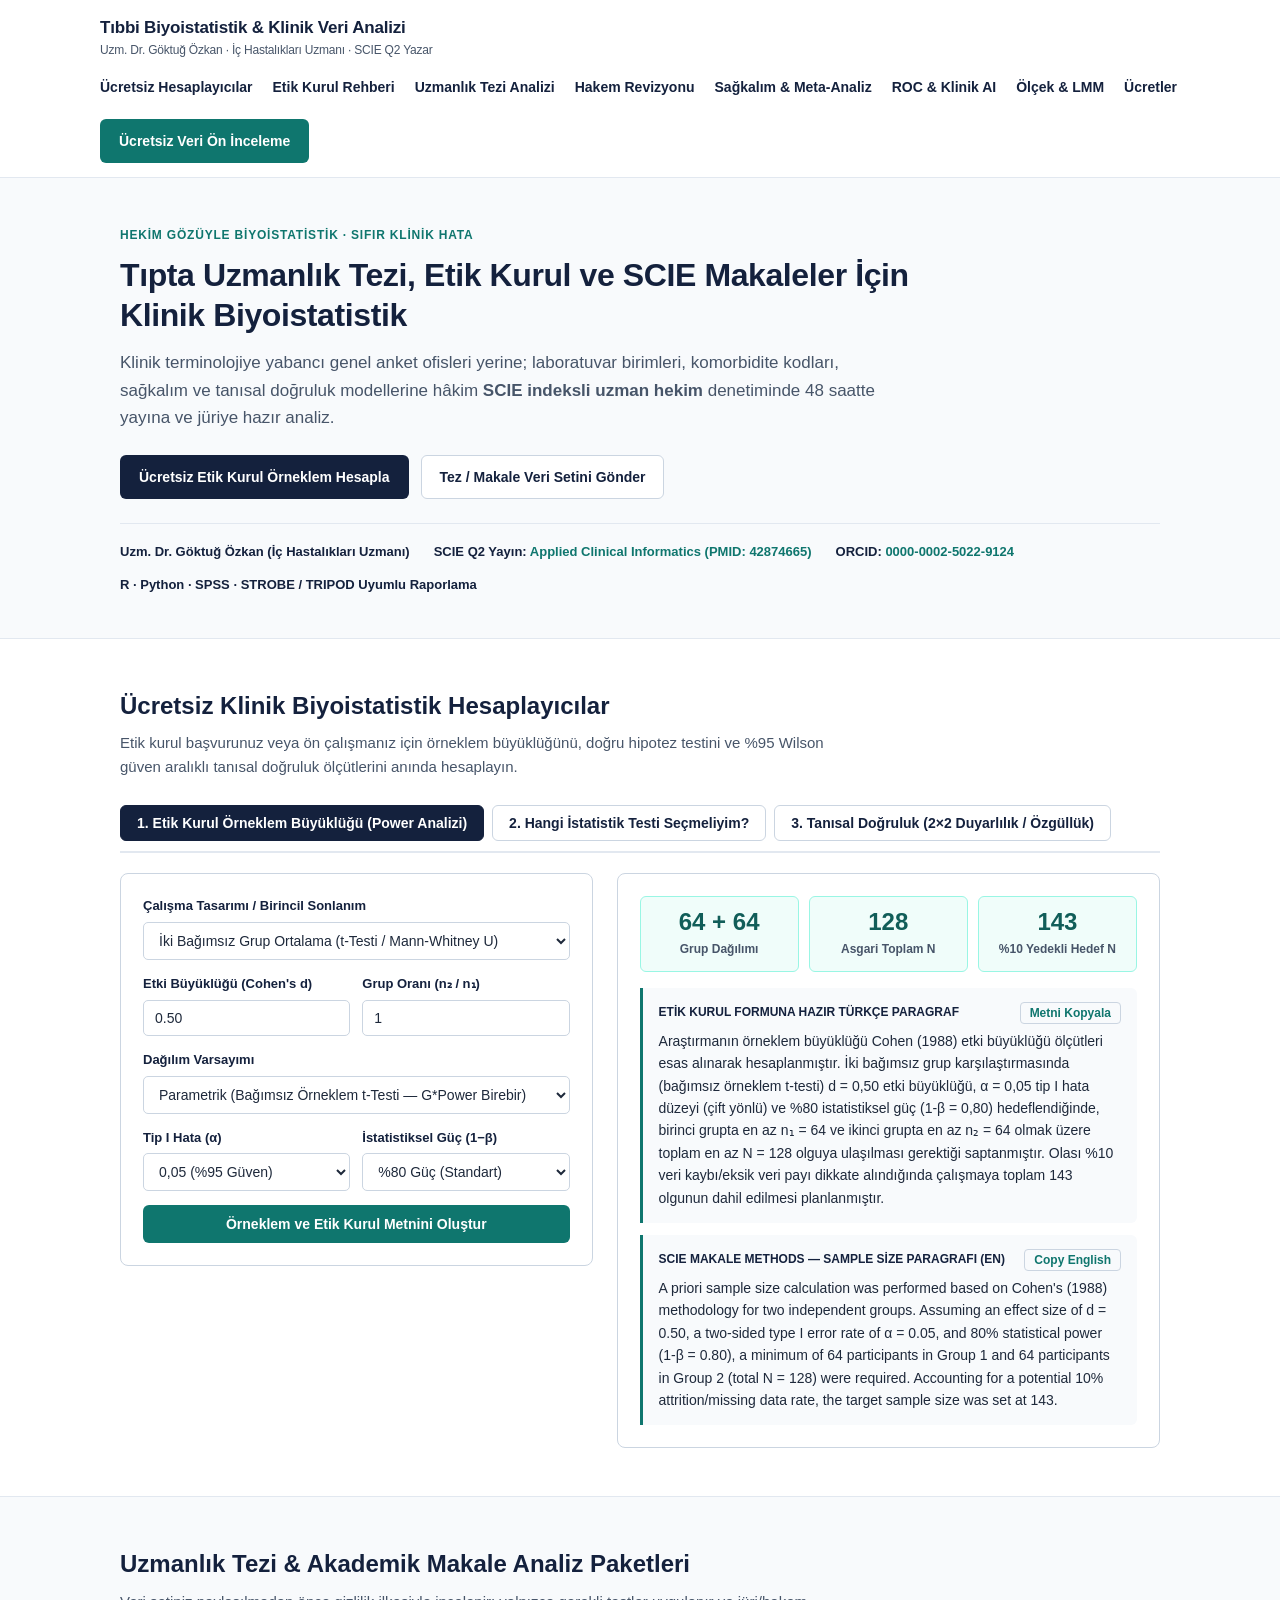
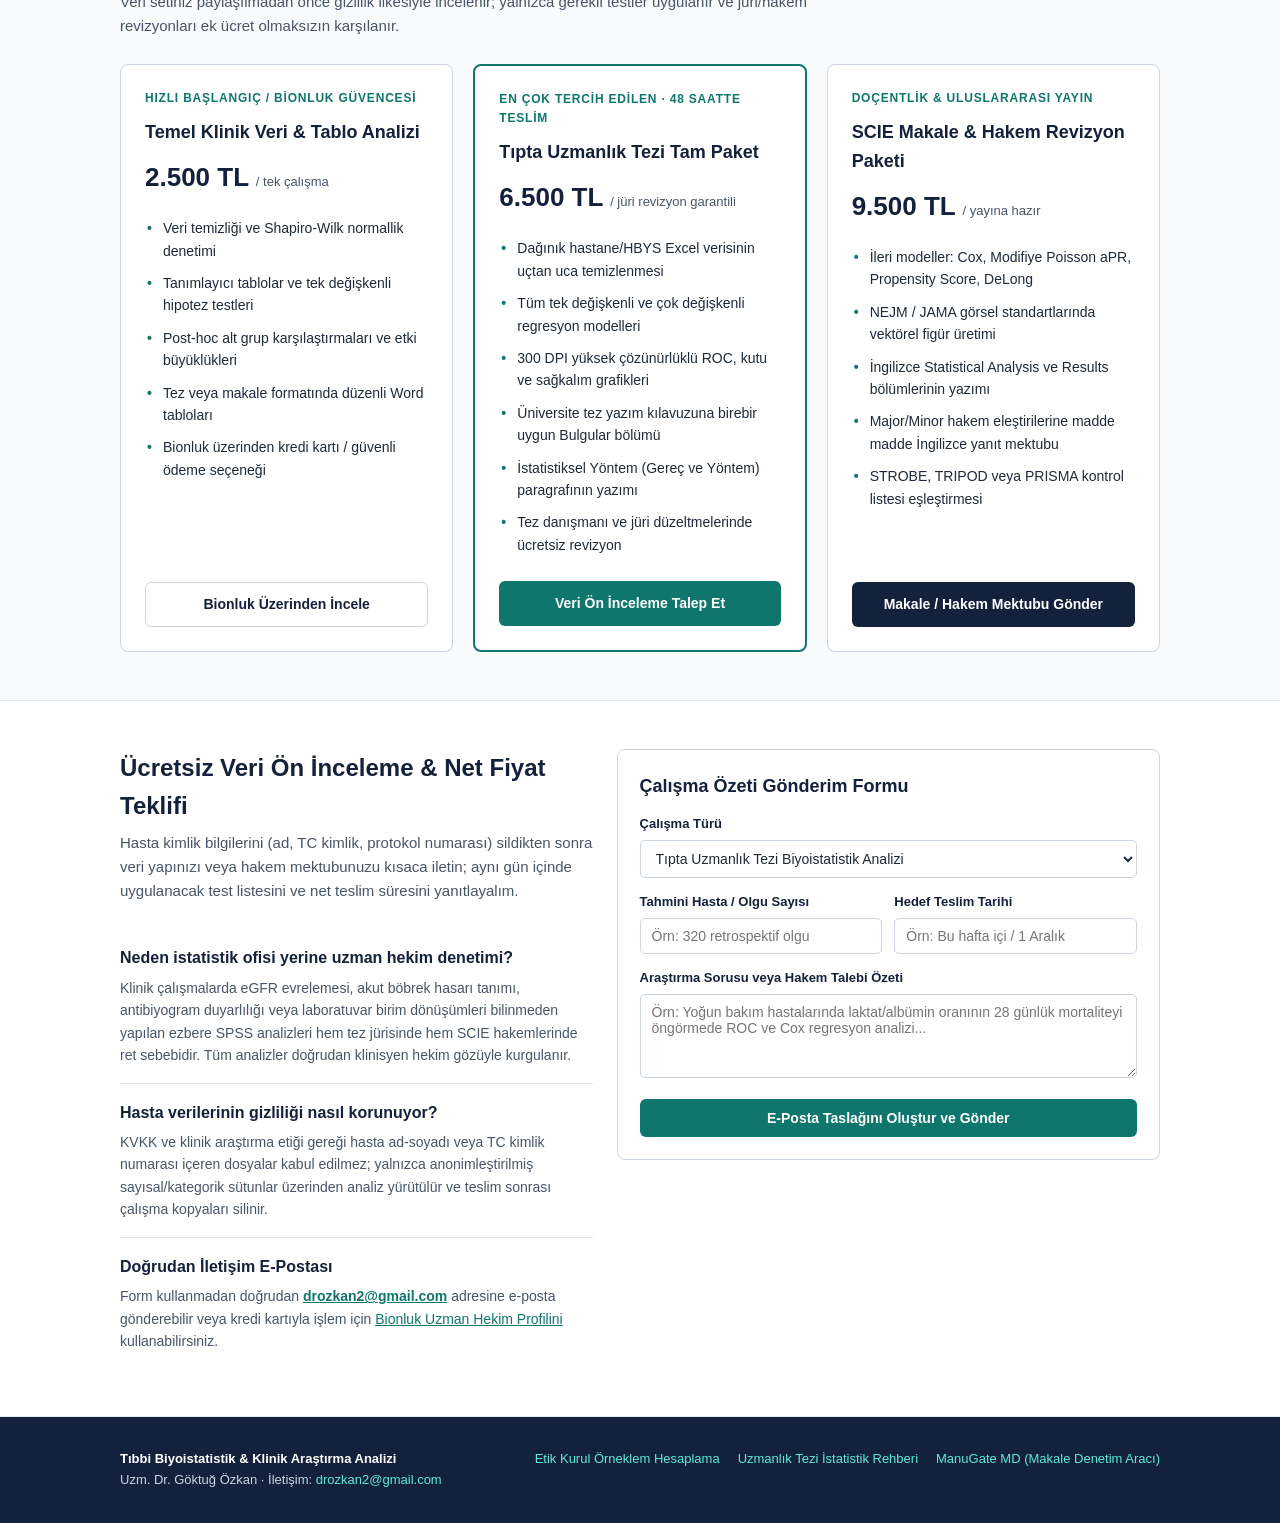
<file: index.html>
<!DOCTYPE html>
<html lang="tr">
<head>
  <meta charset="UTF-8" />
  <meta name="viewport" content="width=device-width, initial-scale=1.0" />
  <title>Tıbbi Biyoistatistik, Etik Kurul Örneklem Hesaplama &amp; Uzmanlık Tezi Analizi | Uzm. Dr. Göktuğ Özkan</title>
  <meta name="description" content="SCIE indeksli klinik araştırmacı İç Hastalıkları Uzmanı hekim denetiminde tıpta uzmanlık tezi biyoistatistik analizi, SCIE makale revizyonu ve ücretsiz Etik Kurul Örneklem Büyüklüğü (Power Analizi) hesaplama aracı." />
  <link rel="canonical" href="https://goktugozkanmd.github.io/tibbi-biyoistatistik/" />
  <meta property="og:title" content="Tıbbi Biyoistatistik &amp; Etik Kurul Örneklem Büyüklüğü Hesaplayıcı" />
  <meta property="og:description" content="Ücretsiz G*Power uyumlu Etik Kurul örneklem metni üretici, tanısal doğruluk (ROC/Wilson %95 GA) hesaplayıcı ve hekim denetimli 48 saatte uzmanlık tezi / SCIE istatistik analizi." />
  <meta property="og:type" content="website" />
  <meta property="og:url" content="https://goktugozkanmd.github.io/tibbi-biyoistatistik/" />
  <link rel="stylesheet" href="styles.css" />
  <script type="application/ld+json">
  {
    "@context": "https://schema.org",
    "@graph": [
      {
        "@type": "ProfessionalService",
        "name": "Tıbbi Biyoistatistik & Klinik Araştırma Analiz Birimi — Uzm. Dr. Göktuğ Özkan",
        "url": "https://goktugozkanmd.github.io/tibbi-biyoistatistik/",
        "email": "drozkan2@gmail.com",
        "areaServed": "TR",
        "priceRange": "2500 TL - 12500 TL",
        "description": "Tıpta uzmanlık tezi biyoistatistik analizi, SCIE makale istatistiksel hakem revizyonu, R/Python/SPSS modelleme ve klinik araştırma metodolojisi.",
        "founder": {
          "@type": "Person",
          "name": "Uzm. Dr. Göktuğ Özkan",
          "jobTitle": "İç Hastalıkları Uzmanı (MD) & Klinik Araştırmacı",
          "sameAs": [
            "https://orcid.org/0000-0002-5022-9124",
            "https://pubmed.ncbi.nlm.nih.gov/42874665/"
          ]
        }
      },
      {
        "@type": "FAQPage",
        "mainEntity": [
          {
            "@type": "Question",
            "name": "Etik kurul başvuru formunda örneklem büyüklüğü nasıl yazılır?",
            "acceptedAnswer": {
              "@type": "Answer",
              "text": "Etik kurul formlarında çalışmanın birincil sonlanım noktası, beklenen etki büyüklüğü (Cohen d, grup oranları veya AUROC), tip I hata düzeyi (alfa = 0,05) ve hedeflenen istatistiksel güç (%80 veya %90) referans yöntemle (Cohen 1988, Fleiss 1981 veya Hanley-McNeil 1982) birlikte açıkça yazılmalıdır."
            }
          },
          {
            "@type": "Question",
            "name": "Tıpta uzmanlık tezi istatistik analizi kaç günde tamamlanır?",
            "acceptedAnswer": {
              "@type": "Answer",
              "text": "Excel veya SPSS formatındaki klinik veri setinin ön incelemesi aynı gün yapılır; temizlik, uygun parametrik/non-parametrik testler, çok değişkenli regresyon, 300 DPI ROC/sağkalım grafikleri ve APA/tez kılavuzuna uygun Türkçe bulgular metni 48 saat içinde teslim edilir."
            }
          }
        ]
      }
    ]
  }
  </script>
</head>
<body>
  <header class="topbar">
    <div class="container topbar-inner">
      <a href="./" class="brand-title">
        Tıbbi Biyoistatistik &amp; Klinik Veri Analizi
        <span class="brand-sub">Uzm. Dr. Göktuğ Özkan · İç Hastalıkları Uzmanı · SCIE Q2 Yazar</span>
      </a>
      <nav class="nav-links">
        <a href="#araclar">Ücretsiz Hesaplayıcılar</a>
        <a href="etik-kurul-orneklem-hesaplama.html">Etik Kurul Rehberi</a>
        <a href="uzmanlik-tezi-istatistik-analizi.html">Uzmanlık Tezi Analizi</a>
        <a href="scie-makale-hakem-revizyonu-istatistik.html">Hakem Revizyonu</a>
        <a href="docentlik-sagkalim-cox-meta-analiz.html">Sağkalım &amp; Meta-Analiz</a>
        <a href="klinik-yapay-zeka-roc-delong-kalibrasyon-analizi.html">ROC &amp; Klinik AI</a>
        <a href="olcek-gecerlik-guvenirlik-tekrarli-olcum-lmm-analizi.html">Ölçek &amp; LMM</a>
        <a href="#paketler">Ücretler</a>
        <a href="#iletisim" class="btn btn-primary">Ücretsiz Veri Ön İnceleme</a>
      </nav>
    </div>
  </header>

  <section class="hero">
    <div class="container">
      <div class="kicker">Hekim Gözüyle Biyoistatistik · Sıfır Klinik Hata</div>
      <h1>Tıpta Uzmanlık Tezi, Etik Kurul ve SCIE Makaleler İçin Klinik Biyoistatistik</h1>
      <p class="hero-lead">
        Klinik terminolojiye yabancı genel anket ofisleri yerine; laboratuvar birimleri, komorbidite kodları, sağkalım ve tanısal doğruluk modellerine hâkim <strong>SCIE indeksli uzman hekim</strong> denetiminde 48 saatte yayına ve jüriye hazır analiz.
      </p>
      <div style="display:flex; gap:12px; flex-wrap:wrap; margin-bottom:24px;">
        <a href="#araclar" class="btn btn-navy">Ücretsiz Etik Kurul Örneklem Hesapla</a>
        <a href="#iletisim" class="btn btn-outline">Tez / Makale Veri Setini Gönder</a>
      </div>
      <div class="credential-strip">
        <span>Uzm. Dr. Göktuğ Özkan (İç Hastalıkları Uzmanı)</span>
        <span>SCIE Q2 Yayın: <a href="https://pubmed.ncbi.nlm.nih.gov/42874665/" target="_blank" rel="noopener">Applied Clinical Informatics (PMID: 42874665)</a></span>
        <span>ORCID: <a href="https://orcid.org/0000-0002-5022-9124" target="_blank" rel="noopener">0000-0002-5022-9124</a></span>
        <span>R · Python · SPSS · STROBE / TRIPOD Uyumlu Raporlama</span>
      </div>
    </div>
  </section>

  <section id="araclar" class="section">
    <div class="container">
      <div class="section-header">
        <h2>Ücretsiz Klinik Biyoistatistik Hesaplayıcılar</h2>
        <p>Etik kurul başvurunuz veya ön çalışmanız için örneklem büyüklüğünü, doğru hipotez testini ve %95 Wilson güven aralıklı tanısal doğruluk ölçütlerini anında hesaplayın.</p>
      </div>

      <div class="tabs">
        <button class="tab-btn active" data-target="panelSampleSize">1. Etik Kurul Örneklem Büyüklüğü (Power Analizi)</button>
        <button class="tab-btn" data-target="panelTestSelect">2. Hangi İstatistik Testi Seçmeliyim?</button>
        <button class="tab-btn" data-target="panelDiag">3. Tanısal Doğruluk (2×2 Duyarlılık / Özgüllük)</button>
      </div>

      <!-- PANEL 1: SAMPLE SIZE -->
      <div id="panelSampleSize" class="tool-panel active">
        <div class="calc-grid">
          <div class="card">
            <div class="form-group">
              <label for="ssDesign">Çalışma Tasarımı / Birincil Sonlanım</label>
              <select id="ssDesign">
                <option value="means">İki Bağımsız Grup Ortalama (t-Testi / Mann-Whitney U)</option>
                <option value="props">İki Bağımsız Grup Oran (Ki-Kare / Fisher Exact)</option>
                <option value="prev">Tek Grup Prevalans / Kesitsel Sıklık Araştırması</option>
                <option value="roc">Tanısal Biyobelirteç / ROC Eğrisi (AUROC)</option>
              </select>
            </div>

            <div class="ss-subform" data-design="means">
              <div class="form-row">
                <div class="form-group">
                  <label for="ssCohenD">Etki Büyüklüğü (Cohen's d)</label>
                  <input id="ssCohenD" type="number" step="0.05" min="0.1" max="3.0" value="0.50" />
                </div>
                <div class="form-group">
                  <label for="ssRatio">Grup Oranı (n₂ / n₁)</label>
                  <input id="ssRatio" type="number" step="0.1" min="0.2" max="10" value="1" />
                </div>
              </div>
              <div class="form-group">
                <label for="ssNonParam">Dağılım Varsayımı</label>
                <select id="ssNonParam">
                  <option value="no">Parametrik (Bağımsız Örneklem t-Testi — G*Power Birebir)</option>
                  <option value="yes">Non-Parametrik (Mann-Whitney U için +%15 Lehmann Düzeltmesi)</option>
                </select>
              </div>
            </div>

            <div class="ss-subform hidden" data-design="props">
              <div class="form-row">
                <div class="form-group">
                  <label for="ssP1">1. Grup Olay Oranı (%)</label>
                  <input id="ssP1" type="number" step="1" min="1" max="99" value="15" />
                </div>
                <div class="form-group">
                  <label for="ssP2">2. Grup Olay Oranı (%)</label>
                  <input id="ssP2" type="number" step="1" min="1" max="99" value="35" />
                </div>
              </div>
              <div class="form-group">
                <label for="ssPropRatio">Grup Oranı (n₂ / n₁)</label>
                <input id="ssPropRatio" type="number" step="0.1" min="0.2" max="10" value="1" />
              </div>
            </div>

            <div class="ss-subform hidden" data-design="prev">
              <div class="form-row">
                <div class="form-group">
                  <label for="ssPrev">Beklenen Prevalans (%)</label>
                  <input id="ssPrev" type="number" step="1" min="1" max="99" value="20" />
                </div>
                <div class="form-group">
                  <label for="ssMargin">Kabul Edilebilir Hata Payı (±%)</label>
                  <input id="ssMargin" type="number" step="0.5" min="1" max="20" value="5" />
                </div>
              </div>
              <div class="form-group">
                <label for="ssPop">Evren Büyüklüğü (Bilinmiyorsa 0 bırakın)</label>
                <input id="ssPop" type="number" step="10" min="0" value="0" />
              </div>
            </div>

            <div class="ss-subform hidden" data-design="roc">
              <div class="form-row">
                <div class="form-group">
                  <label for="ssAuc">Beklenen AUROC (0,55–0,99)</label>
                  <input id="ssAuc" type="number" step="0.01" min="0.55" max="0.99" value="0.75" />
                </div>
                <div class="form-group">
                  <label for="ssRocRatio">Kontrol / Hasta Oranı</label>
                  <input id="ssRocRatio" type="number" step="0.5" min="0.5" max="10" value="1" />
                </div>
              </div>
            </div>

            <div class="form-row">
              <div class="form-group">
                <label for="ssAlpha">Tip I Hata (α)</label>
                <select id="ssAlpha">
                  <option value="0.05" selected>0,05 (%95 Güven)</option>
                  <option value="0.01">0,01 (%99 Güven)</option>
                </select>
              </div>
              <div class="form-group">
                <label for="ssPower">İstatistiksel Güç (1−β)</label>
                <select id="ssPower">
                  <option value="0.80" selected>%80 Güç (Standart)</option>
                  <option value="0.90">%90 Güç (Yüksek)</option>
                  <option value="0.95">%95 Güç</option>
                </select>
              </div>
            </div>

            <button id="btnCalcSS" type="button" class="btn btn-primary" style="width:100%;">Örneklem ve Etik Kurul Metnini Oluştur</button>
          </div>

          <div class="card">
            <div class="stat-boxes">
              <div class="stat-box">
                <div id="outN1" class="stat-num">64 + 64</div>
                <div class="stat-lbl">Grup Dağılımı</div>
              </div>
              <div class="stat-box">
                <div id="outTotal" class="stat-num">128</div>
                <div class="stat-lbl">Asgari Toplam N</div>
              </div>
              <div class="stat-box">
                <div id="outDropout" class="stat-num">143</div>
                <div class="stat-lbl">%10 Yedekli Hedef N</div>
              </div>
            </div>

            <div class="report-block">
              <div class="report-title">
                <span>Etik Kurul Formuna Hazır Türkçe Paragraf</span>
                <button type="button" class="copy-link" data-copy="outEthicsTR">Metni Kopyala</button>
              </div>
              <p id="outEthicsTR"></p>
            </div>

            <div class="report-block" style="margin-bottom:0;">
              <div class="report-title">
                <span>SCIE Makale Methods — Sample Size Paragrafı (EN)</span>
                <button type="button" class="copy-link" data-copy="outEthicsEN">Copy English</button>
              </div>
              <p id="outEthicsEN"></p>
            </div>
          </div>
        </div>
      </div>

      <!-- PANEL 2: TEST SELECTOR -->
      <div id="panelTestSelect" class="tool-panel">
        <div class="calc-grid">
          <div class="card">
            <div class="form-group">
              <label for="tsGoal">Bağımlı Değişken (Sonlanım) Türü</label>
              <select id="tsGoal">
                <option value="continuous">Sürekli Sayısal Ölçüm (Örn: Yaş, CRP, eGFR, Ölçek Skoru)</option>
                <option value="binary_outcome">İkili / Kategorik Sonuç (Örn: Mortalite Var/Yok, Yanıt +/-)</option>
                <option value="survival">İzlem Süreli Olay / Sağkalım (Örn: Nüks veya Ölüm Zamanı)</option>
                <option value="diagnostic">Tanısal Test / Biyobelirteç Kesim Noktası (Cut-off)</option>
              </select>
            </div>
            <div class="form-row">
              <div class="form-group">
                <label for="tsGroups">Karşılaştırılan Grup Sayısı</label>
                <select id="tsGroups">
                  <option value="2">2 Grup</option>
                  <option value="3+">3 veya Daha Fazla Grup</option>
                </select>
              </div>
              <div class="form-group">
                <label for="tsPaired">Ölçüm Bağımsızlığı</label>
                <select id="tsPaired">
                  <option value="no">Bağımsız Gruplar (Farklı Hastalar)</option>
                  <option value="yes">Bağımlı / Eşleştirilmiş (Tedavi Öncesi–Sonrası)</option>
                </select>
              </div>
            </div>
            <div class="form-row">
              <div class="form-group">
                <label for="tsDist">Normal Dağılım Durumu</label>
                <select id="tsDist">
                  <option value="nonnormal">Normal Dağılmıyor (Shapiro-Wilk p &lt; 0,05)</option>
                  <option value="normal">Normal Dağılıyor</option>
                </select>
              </div>
              <div class="form-group">
                <label for="tsCov">Karıştırıcı Faktör (Yaş/Cinsiyet) Düzeltmesi</label>
                <select id="tsCov">
                  <option value="no">Hayır (Tek Değişkenli Karşılaştırma)</option>
                  <option value="yes">Evet (Çok Değişkenli Regresyon Modeli)</option>
                </select>
              </div>
            </div>
            <button id="btnSelectTest" type="button" class="btn btn-primary" style="width:100%;">Doğru Testi Göster</button>
          </div>

          <div class="card">
            <div class="report-block">
              <div class="report-title">Önerilen Birincil İstatistiksel Yöntem</div>
              <p id="tsPrimary" style="font-weight:700; font-size:16px; color:var(--navy);"></p>
            </div>
            <div class="report-block">
              <div class="report-title">Raporlanması Gereken Etki Büyüklüğü</div>
              <p id="tsEffect"></p>
            </div>
            <div class="report-block" style="margin-bottom:0;">
              <div class="report-title">Tez Jürisi &amp; SCIE Hakem Uyarısı</div>
              <p id="tsNote"></p>
            </div>
          </div>
        </div>
      </div>

      <!-- PANEL 3: DIAGNOSTIC 2x2 -->
      <div id="panelDiag" class="tool-panel">
        <div class="calc-grid">
          <div class="card">
            <div class="form-row">
              <div class="form-group">
                <label for="dTP">Gerçek Pozitif (GP / TP)</label>
                <input id="dTP" type="number" min="0" value="84" />
              </div>
              <div class="form-group">
                <label for="dFP">Yanlış Pozitif (YP / FP)</label>
                <input id="dFP" type="number" min="0" value="18" />
              </div>
            </div>
            <div class="form-row">
              <div class="form-group">
                <label for="dFN">Yanlış Negatif (YN / FN)</label>
                <input id="dFN" type="number" min="0" value="16" />
              </div>
              <div class="form-group">
                <label for="dTN">Gerçek Negatif (GN / TN)</label>
                <input id="dTN" type="number" min="0" value="132" />
              </div>
            </div>
            <button id="btnCalcDiag" type="button" class="btn btn-primary" style="width:100%;">Wilson %95 Güven Aralıklarını Hesapla</button>
          </div>

          <div class="card">
            <table class="data-table">
              <thead>
                <tr><th>Ölçüt</th><th>Değer (%95 Wilson Güven Aralığı)</th></tr>
              </thead>
              <tbody>
                <tr><td>Duyarlılık (Sensitivity)</td><td id="diagSens"></td></tr>
                <tr><td>Özgüllük (Specificity)</td><td id="diagSpec"></td></tr>
                <tr><td>Pozitif Prediktif Değer (PPV)</td><td id="diagPPV"></td></tr>
                <tr><td>Negatif Prediktif Değer (NPV)</td><td id="diagNPV"></td></tr>
                <tr><td>Toplam Tanısal Doğruluk (Accuracy)</td><td id="diagAcc"></td></tr>
              </tbody>
            </table>
            <p id="diagLR" style="margin-top:12px; font-size:13px; font-weight:600; color:var(--navy);"></p>
          </div>
        </div>
      </div>
    </div>
  </section>

  <!-- PRICING PACKAGES -->
  <section id="paketler" class="section section-alt">
    <div class="container">
      <div class="section-header">
        <h2>Uzmanlık Tezi &amp; Akademik Makale Analiz Paketleri</h2>
        <p>Veri setiniz paylaşılmadan önce gizlilik ilkesiyle incelenir; yalnızca gerekli testler uygulanır ve jüri/hakem revizyonları ek ücret olmaksızın karşılanır.</p>
      </div>

      <div class="pricing-grid">
        <div class="price-card">
          <div>
            <div class="kicker">Hızlı Başlangıç / Bionluk Güvencesi</div>
            <h3 style="color:var(--navy); font-size:18px;">Temel Klinik Veri &amp; Tablo Analizi</h3>
            <div class="price-tag">2.500 TL <span>/ tek çalışma</span></div>
            <ul class="clean-list">
              <li>Veri temizliği ve Shapiro-Wilk normallik denetimi</li>
              <li>Tanımlayıcı tablolar ve tek değişkenli hipotez testleri</li>
              <li>Post-hoc alt grup karşılaştırmaları ve etki büyüklükleri</li>
              <li>Tez veya makale formatında düzenli Word tabloları</li>
              <li>Bionluk üzerinden kredi kartı / güvenli ödeme seçeneği</li>
            </ul>
          </div>
          <a href="https://bionluk.com/drgoktugozkan/Tibbi-makale-tez-ve-klinik-veri-biyoistatistik-analizi-yaparim-894502" target="_blank" rel="noopener" class="btn btn-outline" style="text-align:center;">Bionluk Üzerinden İncele</a>
        </div>

        <div class="price-card featured">
          <div>
            <div class="kicker">En Çok Tercih Edilen · 48 Saatte Teslim</div>
            <h3 style="color:var(--navy); font-size:18px;">Tıpta Uzmanlık Tezi Tam Paket</h3>
            <div class="price-tag">6.500 TL <span>/ jüri revizyon garantili</span></div>
            <ul class="clean-list">
              <li>Dağınık hastane/HBYS Excel verisinin uçtan uca temizlenmesi</li>
              <li>Tüm tek değişkenli ve çok değişkenli regresyon modelleri</li>
              <li>300 DPI yüksek çözünürlüklü ROC, kutu ve sağkalım grafikleri</li>
              <li>Üniversite tez yazım kılavuzuna birebir uygun Bulgular bölümü</li>
              <li>İstatistiksel Yöntem (Gereç ve Yöntem) paragrafının yazımı</li>
              <li>Tez danışmanı ve jüri düzeltmelerinde ücretsiz revizyon</li>
            </ul>
          </div>
          <a href="#iletisim" class="btn btn-primary" style="text-align:center;">Veri Ön İnceleme Talep Et</a>
        </div>

        <div class="price-card">
          <div>
            <div class="kicker">Doçentlik &amp; Uluslararası Yayın</div>
            <h3 style="color:var(--navy); font-size:18px;">SCIE Makale &amp; Hakem Revizyon Paketi</h3>
            <div class="price-tag">9.500 TL <span>/ yayına hazır</span></div>
            <ul class="clean-list">
              <li>İleri modeller: Cox, Modifiye Poisson aPR, Propensity Score, DeLong</li>
              <li>NEJM / JAMA görsel standartlarında vektörel figür üretimi</li>
              <li>İngilizce Statistical Analysis ve Results bölümlerinin yazımı</li>
              <li>Major/Minor hakem eleştirilerine madde madde İngilizce yanıt mektubu</li>
              <li>STROBE, TRIPOD veya PRISMA kontrol listesi eşleştirmesi</li>
            </ul>
          </div>
          <a href="#iletisim" class="btn btn-navy" style="text-align:center;">Makale / Hakem Mektubu Gönder</a>
        </div>
      </div>
    </div>
  </section>

  <!-- INTAKE & FAQ -->
  <section id="iletisim" class="section">
    <div class="container">
      <div class="calc-grid">
        <div>
          <div class="section-header">
            <h2>Ücretsiz Veri Ön İnceleme &amp; Net Fiyat Teklifi</h2>
            <p>Hasta kimlik bilgilerini (ad, TC kimlik, protokol numarası) sildikten sonra veri yapınızı veya hakem mektubunuzu kısaca iletin; aynı gün içinde uygulanacak test listesini ve net teslim süresini yanıtlayalım.</p>
          </div>

          <div class="faq-item">
            <h3>Neden istatistik ofisi yerine uzman hekim denetimi?</h3>
            <p>Klinik çalışmalarda eGFR evrelemesi, akut böbrek hasarı tanımı, antibiyogram duyarlılığı veya laboratuvar birim dönüşümleri bilinmeden yapılan ezbere SPSS analizleri hem tez jürisinde hem SCIE hakemlerinde ret sebebidir. Tüm analizler doğrudan klinisyen hekim gözüyle kurgulanır.</p>
          </div>
          <div class="faq-item">
            <h3>Hasta verilerinin gizliliği nasıl korunuyor?</h3>
            <p>KVKK ve klinik araştırma etiği gereği hasta ad-soyadı veya TC kimlik numarası içeren dosyalar kabul edilmez; yalnızca anonimleştirilmiş sayısal/kategorik sütunlar üzerinden analiz yürütülür ve teslim sonrası çalışma kopyaları silinir.</p>
          </div>
          <div class="faq-item" style="border-bottom:none;">
            <h3>Doğrudan İletişim E-Postası</h3>
            <p>Form kullanmadan doğrudan <strong><a href="mailto:drozkan2@gmail.com" style="color:var(--teal);">drozkan2@gmail.com</a></strong> adresine e-posta gönderebilir veya kredi kartıyla işlem için <a href="https://bionluk.com/drgoktugozkan" target="_blank" rel="noopener" style="color:var(--teal);">Bionluk Uzman Hekim Profilini</a> kullanabilirsiniz.</p>
          </div>
        </div>

        <div class="card">
          <h3 style="color:var(--navy); font-size:18px; margin-bottom:14px;">Çalışma Özeti Gönderim Formu</h3>
          <form id="intakeForm">
            <div class="form-group">
              <label for="inType">Çalışma Türü</label>
              <select id="inType">
                <option value="Tıpta Uzmanlık Tezi Biyoistatistik Analizi">Tıpta Uzmanlık Tezi Biyoistatistik Analizi</option>
                <option value="SCIE Makale İstatistik Analizi ve Figür">SCIE Makale İstatistik Analizi ve Figür</option>
                <option value="Dergi Hakem Revizyonu (Major / Minor Revision)">Dergi Hakem Revizyonu (Major / Minor Revision)</option>
                <option value="Etik Kurul Örneklem & Metodoloji Danışmanlığı">Etik Kurul Örneklem &amp; Metodoloji Danışmanlığı</option>
                <option value="Diş Hekimliği / Eczacılık / Sağlık Bilimleri Tezi">Diş Hekimliği / Eczacılık / Sağlık Bilimleri Tezi</option>
              </select>
            </div>
            <div class="form-row">
              <div class="form-group">
                <label for="inSample">Tahmini Hasta / Olgu Sayısı</label>
                <input id="inSample" type="text" placeholder="Örn: 320 retrospektif olgu" />
              </div>
              <div class="form-group">
                <label for="inDeadline">Hedef Teslim Tarihi</label>
                <input id="inDeadline" type="text" placeholder="Örn: Bu hafta içi / 1 Aralık" />
              </div>
            </div>
            <div class="form-group">
              <label for="inNotes">Araştırma Sorusu veya Hakem Talebi Özeti</label>
              <textarea id="inNotes" rows="4" placeholder="Örn: Yoğun bakım hastalarında laktat/albümin oranının 28 günlük mortaliteyi öngörmede ROC ve Cox regresyon analizi..."></textarea>
            </div>
            <button type="submit" class="btn btn-primary" style="width:100%;">E-Posta Taslağını Oluştur ve Gönder</button>
            <p id="intakeStatus" class="hidden" style="margin-top:12px; font-size:13px; color:var(--teal-dark); background:var(--teal-soft); padding:10px; border-radius:6px;"></p>
          </form>
        </div>
      </div>
    </div>
  </section>

  <footer class="footer">
    <div class="container" style="display:flex; justify-content:space-between; gap:16px; flex-wrap:wrap;">
      <div>
        <strong style="color:#ffffff;">Tıbbi Biyoistatistik &amp; Klinik Araştırma Analizi</strong><br />
        Uzm. Dr. Göktuğ Özkan · İletişim: <a href="mailto:drozkan2@gmail.com">drozkan2@gmail.com</a>
      </div>
      <div style="display:flex; gap:18px; flex-wrap:wrap;">
        <a href="etik-kurul-orneklem-hesaplama.html">Etik Kurul Örneklem Hesaplama</a>
        <a href="uzmanlik-tezi-istatistik-analizi.html">Uzmanlık Tezi İstatistik Rehberi</a>
        <a href="https://goktugozkanmd-manugate-md.static.hf.space" target="_blank" rel="noopener">ManuGate MD (Makale Denetim Aracı)</a>
      </div>
    </div>
  </footer>

  <script src="biostat_engine.js"></script>
  <script src="app.js"></script>
</body>
</html>
</file>
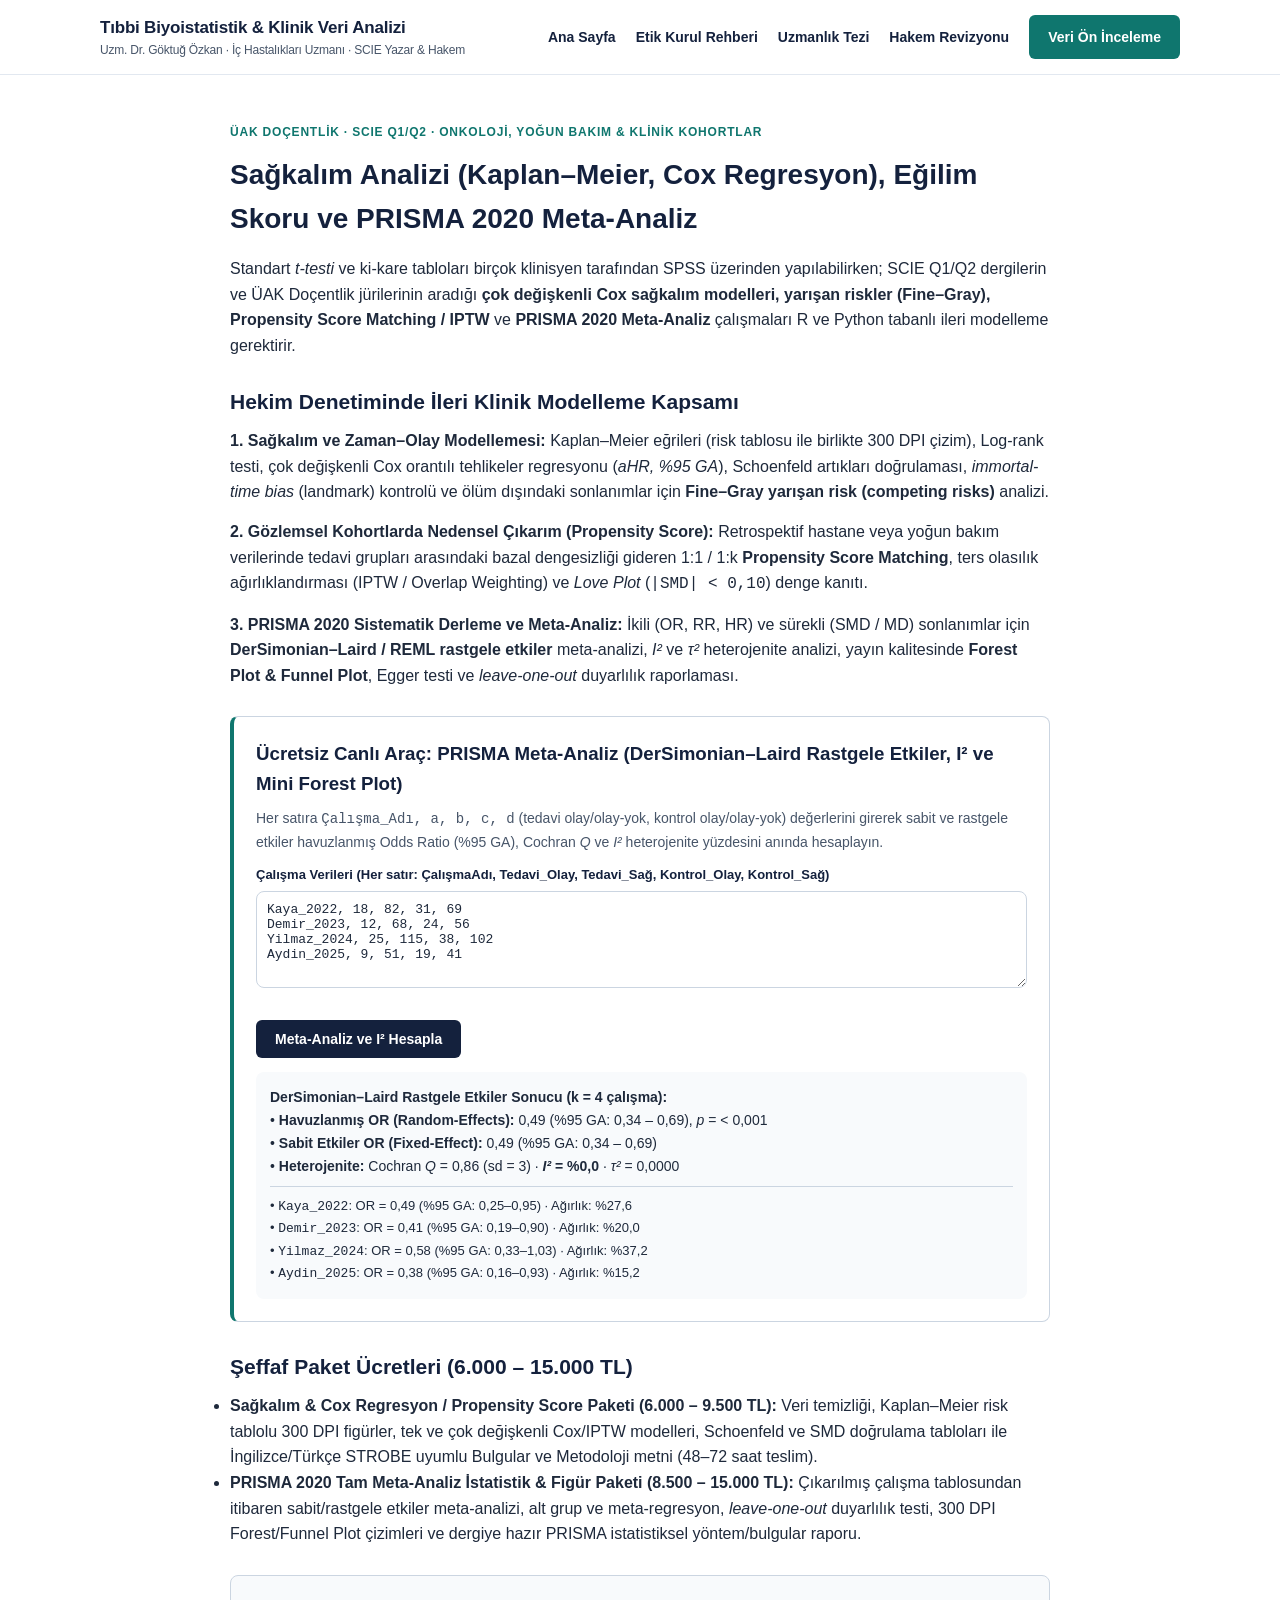
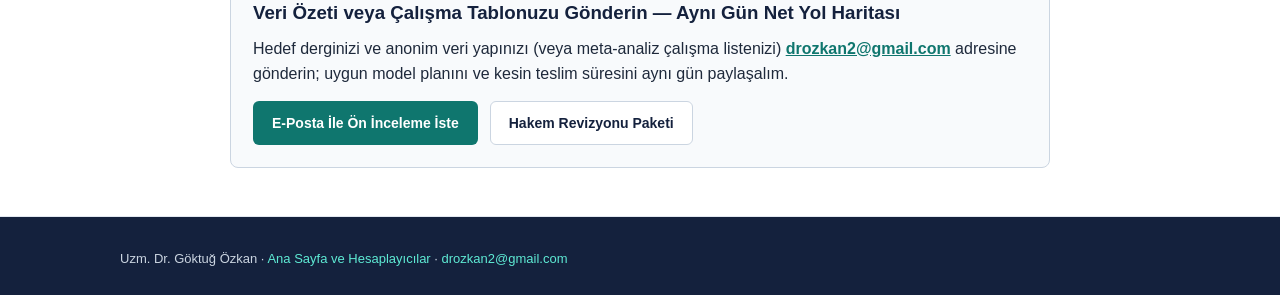
<file: docentlik-sagkalim-cox-meta-analiz.html>
<!DOCTYPE html>
<html lang="tr">
<head>
  <meta charset="UTF-8" />
  <meta name="viewport" content="width=device-width, initial-scale=1.0" />
  <title>Doçentlik &amp; Uzmanlık Sağkalım Analizi (Kaplan-Meier, Cox) ve PRISMA Meta-Analiz | Uzm. Dr. Göktuğ Özkan</title>
  <meta name="description" content="ÜAK Doçentlik başvurusu, SCIE makale ve tıpta uzmanlık tezleri için Kaplan-Meier, çok değişkenli Cox regresyon, Propensity Score Matching ve PRISMA 2020 Meta-Analiz (Forest Plot, I² heterojenite) biyoistatistik danışmanlığı." />
  <link rel="canonical" href="https://goktugozkanmd.github.io/tibbi-biyoistatistik/docentlik-sagkalim-cox-meta-analiz.html" />
  <link rel="stylesheet" href="styles.css" />
  <script type="application/ld+json">
  {
    "@context": "https://schema.org",
    "@graph": [
      {
        "@type": "Service",
        "name": "Doçentlik & SCIE Sağkalım Analizi (Kaplan-Meier, Cox Regresyon) ve PRISMA Meta-Analiz Danışmanlığı",
        "provider": {
          "@type": "Person",
          "name": "Uzm. Dr. Göktuğ Özkan",
          "jobTitle": "İç Hastalıkları Uzmanı (MD) & SCIE Yazar / Hakem"
        },
        "areaServed": "TR",
        "offers": {
          "@type": "AggregateOffer",
          "priceCurrency": "TRY",
          "lowPrice": "6000",
          "highPrice": "15000"
        }
      },
      {
        "@type": "FAQPage",
        "mainEntity": [
          {
            "@type": "Question",
            "name": "PRISMA 2020 uyumlu meta-analiz çalışmasında hangi istatistiksel çıktılar teslim edilir?",
            "acceptedAnswer": {
              "@type": "Answer",
              "text": "Sabit ve DerSimonian-Laird / REML rastgele etkiler modelleri, Cochran Q ve I² heterojenite istatistikleri, yüksek çözünürlüklü (300 DPI) Forest Plot ve Funnel Plot grafikleri, Egger yayın yanlılığı testi ve tek-çalışma çıkarma (leave-one-out) duyarlılık analizi eksiksiz teslim edilir."
            }
          },
          {
            "@type": "Question",
            "name": "Cox regresyon analizinde orantılı tehlikeler (proportional hazards) varsayımı bozulursa ne yapılır?",
            "acceptedAnswer": {
              "@type": "Answer",
              "text": "Schoenfeld artıkları testiyle her değişken için orantılı tehlikeler varsayımı denetlenir; ihlal saptandığında zamana bağımlı eşdeğişken (time-varying covariate), tabakalı (stratified) Cox modeli veya kısıtlı ortalama sağkalım süresi (RMST) analizi uygulanır."
            }
          }
        ]
      }
    ]
  }
  </script>
</head>
<body>
  <header class="topbar">
    <div class="container topbar-inner">
      <a href="./" class="brand-title">
        Tıbbi Biyoistatistik &amp; Klinik Veri Analizi
        <span class="brand-sub">Uzm. Dr. Göktuğ Özkan · İç Hastalıkları Uzmanı · SCIE Yazar &amp; Hakem</span>
      </a>
      <nav class="nav-links">
        <a href="./">Ana Sayfa</a>
        <a href="etik-kurul-orneklem-hesaplama.html">Etik Kurul Rehberi</a>
        <a href="uzmanlik-tezi-istatistik-analizi.html">Uzmanlık Tezi</a>
        <a href="scie-makale-hakem-revizyonu-istatistik.html">Hakem Revizyonu</a>
        <a href="./#iletisim" class="btn btn-primary">Veri Ön İnceleme</a>
      </nav>
    </div>
  </header>

  <main class="section">
    <div class="container article-body" style="max-width:860px;">
      <div class="kicker">ÜAK Doçentlik · SCIE Q1/Q2 · Onkoloji, Yoğun Bakım &amp; Klinik Kohortlar</div>
      <h1 style="color:var(--navy); font-size:28px; margin-bottom:14px;">Sağkalım Analizi (Kaplan–Meier, Cox Regresyon), Eğilim Skoru ve PRISMA 2020 Meta-Analiz</h1>
      <p>Standart <em>t-testi</em> ve ki-kare tabloları birçok klinisyen tarafından SPSS üzerinden yapılabilirken; SCIE Q1/Q2 dergilerin ve ÜAK Doçentlik jürilerinin aradığı <strong>çok değişkenli Cox sağkalım modelleri, yarışan riskler (Fine–Gray), Propensity Score Matching / IPTW</strong> ve <strong>PRISMA 2020 Meta-Analiz</strong> çalışmaları R ve Python tabanlı ileri modelleme gerektirir.</p>

      <h2>Hekim Denetiminde İleri Klinik Modelleme Kapsamı</h2>
      <p><strong>1. Sağkalım ve Zaman–Olay Modellemesi:</strong> Kaplan–Meier eğrileri (risk tablosu ile birlikte 300 DPI çizim), Log-rank testi, çok değişkenli Cox orantılı tehlikeler regresyonu (<em>aHR, %95 GA</em>), Schoenfeld artıkları doğrulaması, <em>immortal-time bias</em> (landmark) kontrolü ve ölüm dışındaki sonlanımlar için <strong>Fine–Gray yarışan risk (competing risks)</strong> analizi.</p>
      <p><strong>2. Gözlemsel Kohortlarda Nedensel Çıkarım (Propensity Score):</strong> Retrospektif hastane veya yoğun bakım verilerinde tedavi grupları arasındaki bazal dengesizliği gideren 1:1 / 1:k <strong>Propensity Score Matching</strong>, ters olasılık ağırlıklandırması (IPTW / Overlap Weighting) ve <em>Love Plot</em> (<code>|SMD| &lt; 0,10</code>) denge kanıtı.</p>
      <p><strong>3. PRISMA 2020 Sistematik Derleme ve Meta-Analiz:</strong> İkili (OR, RR, HR) ve sürekli (SMD / MD) sonlanımlar için <strong>DerSimonian–Laird / REML rastgele etkiler</strong> meta-analizi, <em>I²</em> ve <em>τ²</em> heterojenite analizi, yayın kalitesinde <strong>Forest Plot &amp; Funnel Plot</strong>, Egger testi ve <em>leave-one-out</em> duyarlılık raporlaması.</p>

      <!-- ÜCRETSİZ CANLI META-ANALİZ (DERSIMONIAN-LAIRD I² & HAVUZLANMIŞ OR) HESAPLAYICI -->
      <div class="card" style="margin:28px 0; border-left:4px solid var(--teal);">
        <h3 style="color:var(--navy); margin-bottom:8px;">Ücretsiz Canlı Araç: PRISMA Meta-Analiz (DerSimonian–Laird Rastgele Etkiler, I² ve Mini Forest Plot)</h3>
        <p style="font-size:14px; color:var(--muted); margin-bottom:12px;">Her satıra <code>Çalışma_Adı, a, b, c, d</code> (tedavi olay/olay-yok, kontrol olay/olay-yok) değerlerini girerek sabit ve rastgele etkiler havuzlanmış Odds Ratio (%95 GA), Cochran <em>Q</em> ve <em>I²</em> heterojenite yüzdesini anında hesaplayın.</p>
        <div class="form-group">
          <label for="metaInput">Çalışma Verileri (Her satır: ÇalışmaAdı, Tedavi_Olay, Tedavi_Sağ, Kontrol_Olay, Kontrol_Sağ)</label>
          <textarea id="metaInput" rows="5" style="width:100%; font-family:monospace; font-size:13px; padding:10px; border:1px solid var(--border); border-radius:8px;">Kaya_2022, 18, 82, 31, 69
Demir_2023, 12, 68, 24, 56
Yilmaz_2024, 25, 115, 38, 102
Aydin_2025, 9, 51, 19, 41</textarea>
        </div>
        <button type="button" id="btnRunMeta" class="btn btn-navy" style="margin-top:10px;">Meta-Analiz ve I² Hesapla</button>
        <div id="metaResultBox" style="margin-top:14px; padding:14px; background:var(--bg-alt); border-radius:8px; font-size:14px; line-height:1.65;"></div>
      </div>

      <h2>Şeffaf Paket Ücretleri (6.000 – 15.000 TL)</h2>
      <ul>
        <li><strong>Sağkalım &amp; Cox Regresyon / Propensity Score Paketi (6.000 – 9.500 TL):</strong> Veri temizliği, Kaplan–Meier risk tablolu 300 DPI figürler, tek ve çok değişkenli Cox/IPTW modelleri, Schoenfeld ve SMD doğrulama tabloları ile İngilizce/Türkçe STROBE uyumlu Bulgular ve Metodoloji metni (48–72 saat teslim).</li>
        <li><strong>PRISMA 2020 Tam Meta-Analiz İstatistik &amp; Figür Paketi (8.500 – 15.000 TL):</strong> Çıkarılmış çalışma tablosundan itibaren sabit/rastgele etkiler meta-analizi, alt grup ve meta-regresyon, <em>leave-one-out</em> duyarlılık testi, 300 DPI Forest/Funnel Plot çizimleri ve dergiye hazır PRISMA istatistiksel yöntem/bulgular raporu.</li>
      </ul>

      <div class="card" style="margin-top:28px; background:var(--bg-alt);">
        <h3 style="color:var(--navy); margin-bottom:8px;">Veri Özeti veya Çalışma Tablonuzu Gönderin — Aynı Gün Net Yol Haritası</h3>
        <p style="margin-bottom:14px;">Hedef derginizi ve anonim veri yapınızı (veya meta-analiz çalışma listenizi) <strong><a href="mailto:drozkan2@gmail.com?subject=Sagkalim%20veya%20Meta-Analiz%20On%20Inceleme" style="color:var(--teal);">drozkan2@gmail.com</a></strong> adresine gönderin; uygun model planını ve kesin teslim süresini aynı gün paylaşalım.</p>
        <div style="display:flex; gap:12px; flex-wrap:wrap;">
          <a href="mailto:drozkan2@gmail.com?subject=Sagkalim%20veya%20Meta-Analiz%20On%20Inceleme" class="btn btn-primary">E-Posta İle Ön İnceleme İste</a>
          <a href="scie-makale-hakem-revizyonu-istatistik.html" class="btn btn-outline">Hakem Revizyonu Paketi</a>
        </div>
      </div>
    </div>
  </main>

  <footer class="footer">
    <div class="container">
      Uzm. Dr. Göktuğ Özkan · <a href="./">Ana Sayfa ve Hesaplayıcılar</a> · <a href="mailto:drozkan2@gmail.com">drozkan2@gmail.com</a>
    </div>
  </footer>

  <script>
  (function () {
    function erfc(x) {
      var z = Math.abs(x);
      var t = 1 / (1 + 0.5 * z);
      var r = t * Math.exp(-z * z - 1.26551223 + t * (1.00002368 + t * (0.37409196 +
        t * (0.09678418 + t * (-0.18628806 + t * (0.27886807 + t * (-1.13520398 +
        t * (1.48851587 + t * (-0.82215223 + t * 0.17087277)))))))));
      return x >= 0 ? r : 2 - r;
    }
    function runMeta() {
      var raw = document.getElementById("metaInput").value.trim();
      var box = document.getElementById("metaResultBox");
      var lines = raw.split(/\r?\n/).map(function (l) { return l.trim(); }).filter(Boolean);
      if (lines.length < 2) {
        box.textContent = "Meta-analiz için en az 2 çalışma satırı giriniz.";
        return;
      }
      var studies = [];
      for (var i = 0; i < lines.length; i++) {
        var parts = lines[i].split(",").map(function (s) { return s.trim(); });
        if (parts.length < 5) {
          box.textContent = "Satır " + (i + 1) + " format hatası: ÇalışmaAdı, a, b, c, d şeklinde 5 alan giriniz.";
          return;
        }
        var a = Number(parts[1]), b = Number(parts[2]), c = Number(parts[3]), d = Number(parts[4]);
        if ([a, b, c, d].some(function (v) { return isNaN(v) || v < 0; }) || (a + b === 0) || (c + d === 0)) {
          box.textContent = "Satır " + (i + 1) + " için geçerli hücre sayıları giriniz.";
          return;
        }
        var corr = (a === 0 || b === 0 || c === 0 || d === 0) ? 0.5 : 0;
        var aa = a + corr, bb = b + corr, cc = c + corr, dd = d + corr;
        var yi = Math.log((aa * dd) / (bb * cc));
        var vi = 1 / aa + 1 / bb + 1 / cc + 1 / dd;
        studies.push({ name: parts[0], yi: yi, vi: vi, wi: 1 / vi });
      }
      var k = studies.length;
      var sumW = 0, sumWY = 0, sumW2 = 0;
      studies.forEach(function (s) { sumW += s.wi; sumWY += s.wi * s.yi; sumW2 += s.wi * s.wi; });
      var muFE = sumWY / sumW;
      var seFE = Math.sqrt(1 / sumW);
      var Q = 0;
      studies.forEach(function (s) { Q += s.wi * Math.pow(s.yi - muFE, 2); });
      var df = k - 1;
      var C = sumW - (sumW2 / sumW);
      var tau2 = Math.max(0, (Q - df) / C);
      var I2 = Q > df ? ((Q - df) / Q) * 100 : 0;
      var sumWStar = 0, sumWStarY = 0;
      studies.forEach(function (s) {
        var ws = 1 / (s.vi + tau2);
        s.ws = ws;
        sumWStar += ws;
        sumWStarY += ws * s.yi;
      });
      var muRE = sumWStarY / sumWStar;
      var seRE = Math.sqrt(1 / sumWStar);
      var orRE = Math.exp(muRE), loRE = Math.exp(muRE - 1.959964 * seRE), hiRE = Math.exp(muRE + 1.959964 * seRE);
      var zRE = Math.abs(muRE) / seRE;
      var pRE = erfc(zRE / Math.SQRT2);
      var orFE = Math.exp(muFE), loFE = Math.exp(muFE - 1.959964 * seFE), hiFE = Math.exp(muFE + 1.959964 * seFE);

      var rowsHtml = studies.map(function (s) {
        var orS = Math.exp(s.yi), loS = Math.exp(s.yi - 1.959964 * Math.sqrt(s.vi)), hiS = Math.exp(s.yi + 1.959964 * Math.sqrt(s.vi));
        var wPct = ((s.ws / sumWStar) * 100).toFixed(1).replace(".", ",");
        return "• <code>" + s.name.replace(/[<>&]/g, "") + "</code>: OR = " + orS.toFixed(2).replace(".", ",") +
          " (%95 GA: " + loS.toFixed(2).replace(".", ",") + "–" + hiS.toFixed(2).replace(".", ",") + ") · Ağırlık: %" + wPct;
      }).join("<br/>");

      box.innerHTML =
        "<strong>DerSimonian–Laird Rastgele Etkiler Sonucu (k = " + k + " çalışma):</strong><br/>" +
        "• <strong>Havuzlanmış OR (Random-Effects):</strong> " + orRE.toFixed(2).replace(".", ",") +
        " (%95 GA: " + loRE.toFixed(2).replace(".", ",") + " – " + hiRE.toFixed(2).replace(".", ",") + "), <em>p</em> = " +
        (pRE < 0.001 ? "&lt; 0,001" : pRE.toFixed(4).replace(".", ",")) + "<br/>" +
        "• <strong>Sabit Etkiler OR (Fixed-Effect):</strong> " + orFE.toFixed(2).replace(".", ",") +
        " (%95 GA: " + loFE.toFixed(2).replace(".", ",") + " – " + hiFE.toFixed(2).replace(".", ",") + ")<br/>" +
        "• <strong>Heterojenite:</strong> Cochran <em>Q</em> = " + Q.toFixed(2).replace(".", ",") + " (sd = " + df + ") · " +
        "<strong><em>I²</em> = %" + I2.toFixed(1).replace(".", ",") + "</strong> · <em>τ²</em> = " + tau2.toFixed(4).replace(".", ",") + "<br/>" +
        "<div style='margin-top:8px; padding-top:8px; border-top:1px solid #cbd5e1; font-size:13px;'>" + rowsHtml + "</div>";
    }
    document.getElementById("btnRunMeta").addEventListener("click", runMeta);
    runMeta();
  })();
  </script>
</body>
</html>
</file>
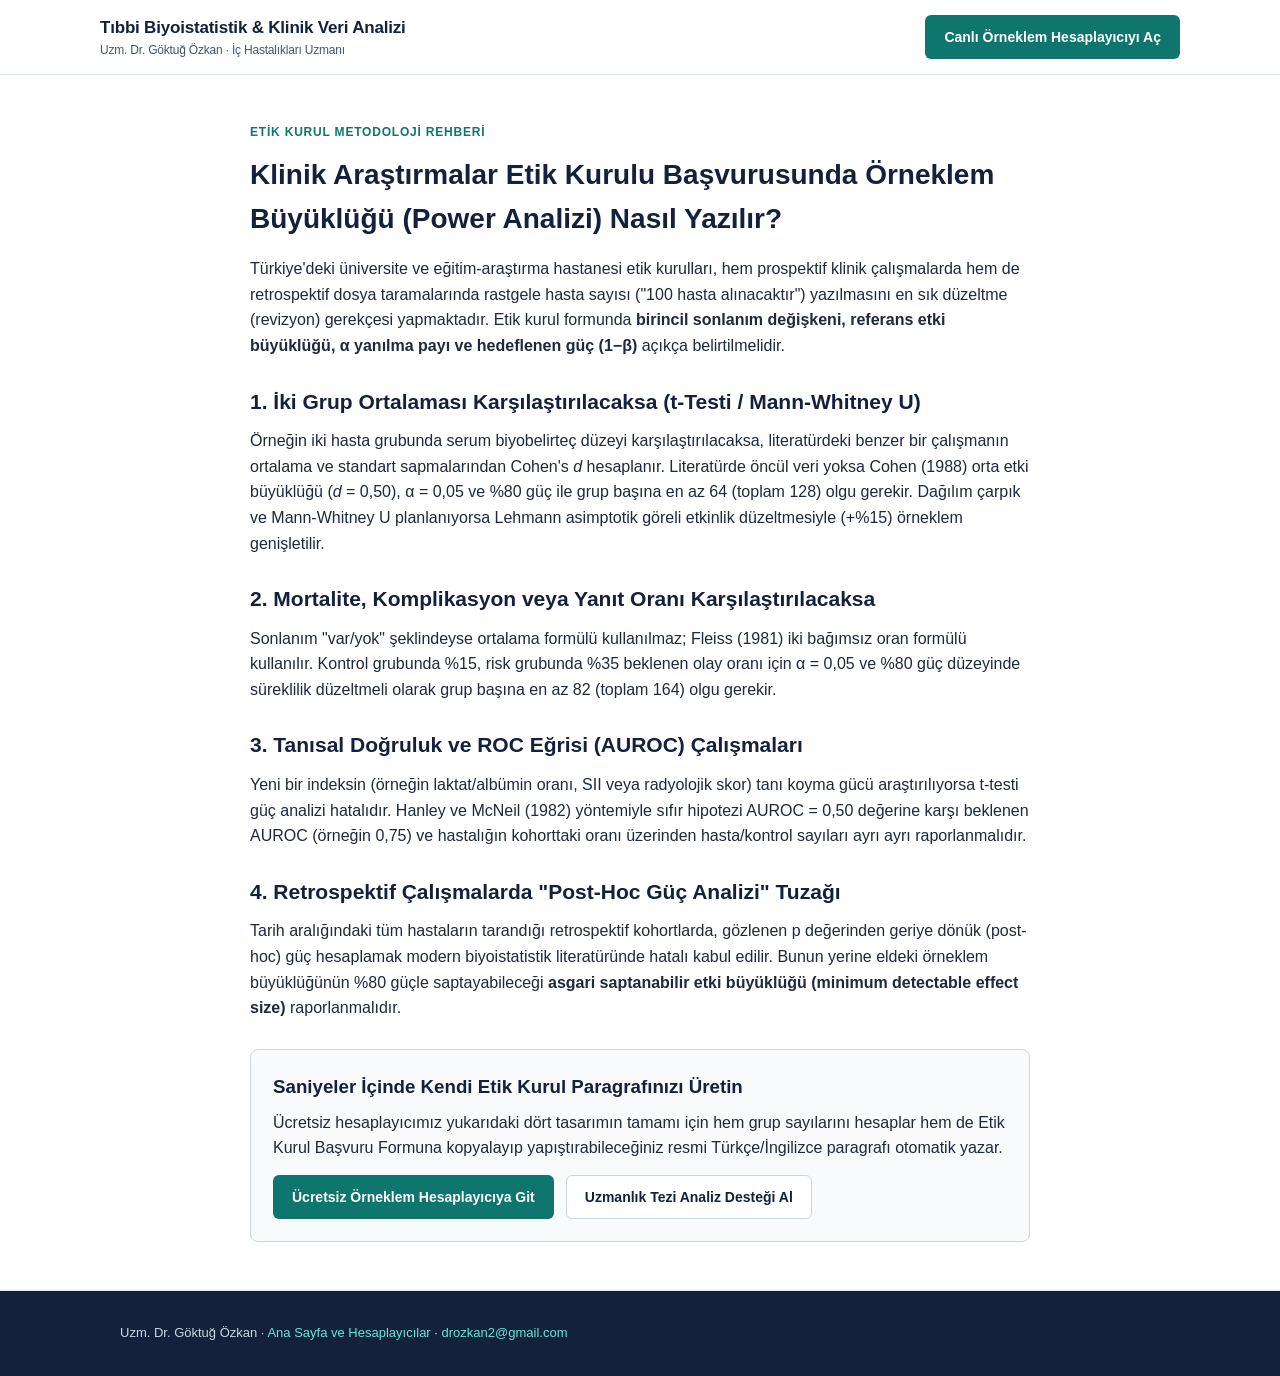
<file: etik-kurul-orneklem-hesaplama.html>
<!DOCTYPE html>
<html lang="tr">
<head>
  <meta charset="UTF-8" />
  <meta name="viewport" content="width=device-width, initial-scale=1.0" />
  <title>Etik Kurul Örneklem Büyüklüğü Hesaplama ve Power Analizi Metni Örneği (2026)</title>
  <meta name="description" content="Klinik araştırmalar etik kurul başvuru formu için G*Power uyumlu örneklem büyüklüğü (power analizi) nasıl hesaplanır? Hazır Türkçe ve İngilizce örneklem paragrafı şablonları." />
  <link rel="canonical" href="https://goktugozkanmd.github.io/tibbi-biyoistatistik/etik-kurul-orneklem-hesaplama.html" />
  <link rel="stylesheet" href="styles.css" />
</head>
<body>
  <header class="topbar">
    <div class="container topbar-inner">
      <a href="./" class="brand-title">
        Tıbbi Biyoistatistik &amp; Klinik Veri Analizi
        <span class="brand-sub">Uzm. Dr. Göktuğ Özkan · İç Hastalıkları Uzmanı</span>
      </a>
      <nav class="nav-links">
        <a href="./#araclar" class="btn btn-primary">Canlı Örneklem Hesaplayıcıyı Aç</a>
      </nav>
    </div>
  </header>

  <main class="section">
    <div class="container article-body" style="max-width:820px;">
      <div class="kicker">Etik Kurul Metodoloji Rehberi</div>
      <h1 style="color:var(--navy); font-size:28px; margin-bottom:14px;">Klinik Araştırmalar Etik Kurulu Başvurusunda Örneklem Büyüklüğü (Power Analizi) Nasıl Yazılır?</h1>
      <p>Türkiye'deki üniversite ve eğitim-araştırma hastanesi etik kurulları, hem prospektif klinik çalışmalarda hem de retrospektif dosya taramalarında rastgele hasta sayısı ("100 hasta alınacaktır") yazılmasını en sık düzeltme (revizyon) gerekçesi yapmaktadır. Etik kurul formunda <strong>birincil sonlanım değişkeni, referans etki büyüklüğü, α yanılma payı ve hedeflenen güç (1−β)</strong> açıkça belirtilmelidir.</p>

      <h2>1. İki Grup Ortalaması Karşılaştırılacaksa (t-Testi / Mann-Whitney U)</h2>
      <p>Örneğin iki hasta grubunda serum biyobelirteç düzeyi karşılaştırılacaksa, literatürdeki benzer bir çalışmanın ortalama ve standart sapmalarından Cohen's <em>d</em> hesaplanır. Literatürde öncül veri yoksa Cohen (1988) orta etki büyüklüğü (<em>d</em> = 0,50), α = 0,05 ve %80 güç ile grup başına en az 64 (toplam 128) olgu gerekir. Dağılım çarpık ve Mann-Whitney U planlanıyorsa Lehmann asimptotik göreli etkinlik düzeltmesiyle (+%15) örneklem genişletilir.</p>

      <h2>2. Mortalite, Komplikasyon veya Yanıt Oranı Karşılaştırılacaksa</h2>
      <p>Sonlanım "var/yok" şeklindeyse ortalama formülü kullanılmaz; Fleiss (1981) iki bağımsız oran formülü kullanılır. Kontrol grubunda %15, risk grubunda %35 beklenen olay oranı için α = 0,05 ve %80 güç düzeyinde süreklilik düzeltmeli olarak grup başına en az 82 (toplam 164) olgu gerekir.</p>

      <h2>3. Tanısal Doğruluk ve ROC Eğrisi (AUROC) Çalışmaları</h2>
      <p>Yeni bir indeksin (örneğin laktat/albümin oranı, SII veya radyolojik skor) tanı koyma gücü araştırılıyorsa t-testi güç analizi hatalıdır. Hanley ve McNeil (1982) yöntemiyle sıfır hipotezi AUROC = 0,50 değerine karşı beklenen AUROC (örneğin 0,75) ve hastalığın kohorttaki oranı üzerinden hasta/kontrol sayıları ayrı ayrı raporlanmalıdır.</p>

      <h2>4. Retrospektif Çalışmalarda "Post-Hoc Güç Analizi" Tuzağı</h2>
      <p>Tarih aralığındaki tüm hastaların tarandığı retrospektif kohortlarda, gözlenen p değerinden geriye dönük (post-hoc) güç hesaplamak modern biyoistatistik literatüründe hatalı kabul edilir. Bunun yerine eldeki örneklem büyüklüğünün %80 güçle saptayabileceği <strong>asgari saptanabilir etki büyüklüğü (minimum detectable effect size)</strong> raporlanmalıdır.</p>

      <div class="card" style="margin-top:28px; background:var(--bg-alt);">
        <h3 style="color:var(--navy); margin-bottom:8px;">Saniyeler İçinde Kendi Etik Kurul Paragrafınızı Üretin</h3>
        <p style="margin-bottom:14px;">Ücretsiz hesaplayıcımız yukarıdaki dört tasarımın tamamı için hem grup sayılarını hesaplar hem de Etik Kurul Başvuru Formuna kopyalayıp yapıştırabileceğiniz resmi Türkçe/İngilizce paragrafı otomatik yazar.</p>
        <div style="display:flex; gap:12px; flex-wrap:wrap;">
          <a href="./#araclar" class="btn btn-primary">Ücretsiz Örneklem Hesaplayıcıya Git</a>
          <a href="./#iletisim" class="btn btn-outline">Uzmanlık Tezi Analiz Desteği Al</a>
        </div>
      </div>
    </div>
  </main>

  <footer class="footer">
    <div class="container">
      Uzm. Dr. Göktuğ Özkan · <a href="./">Ana Sayfa ve Hesaplayıcılar</a> · <a href="mailto:drozkan2@gmail.com">drozkan2@gmail.com</a>
    </div>
  </footer>
</body>
</html>
</file>
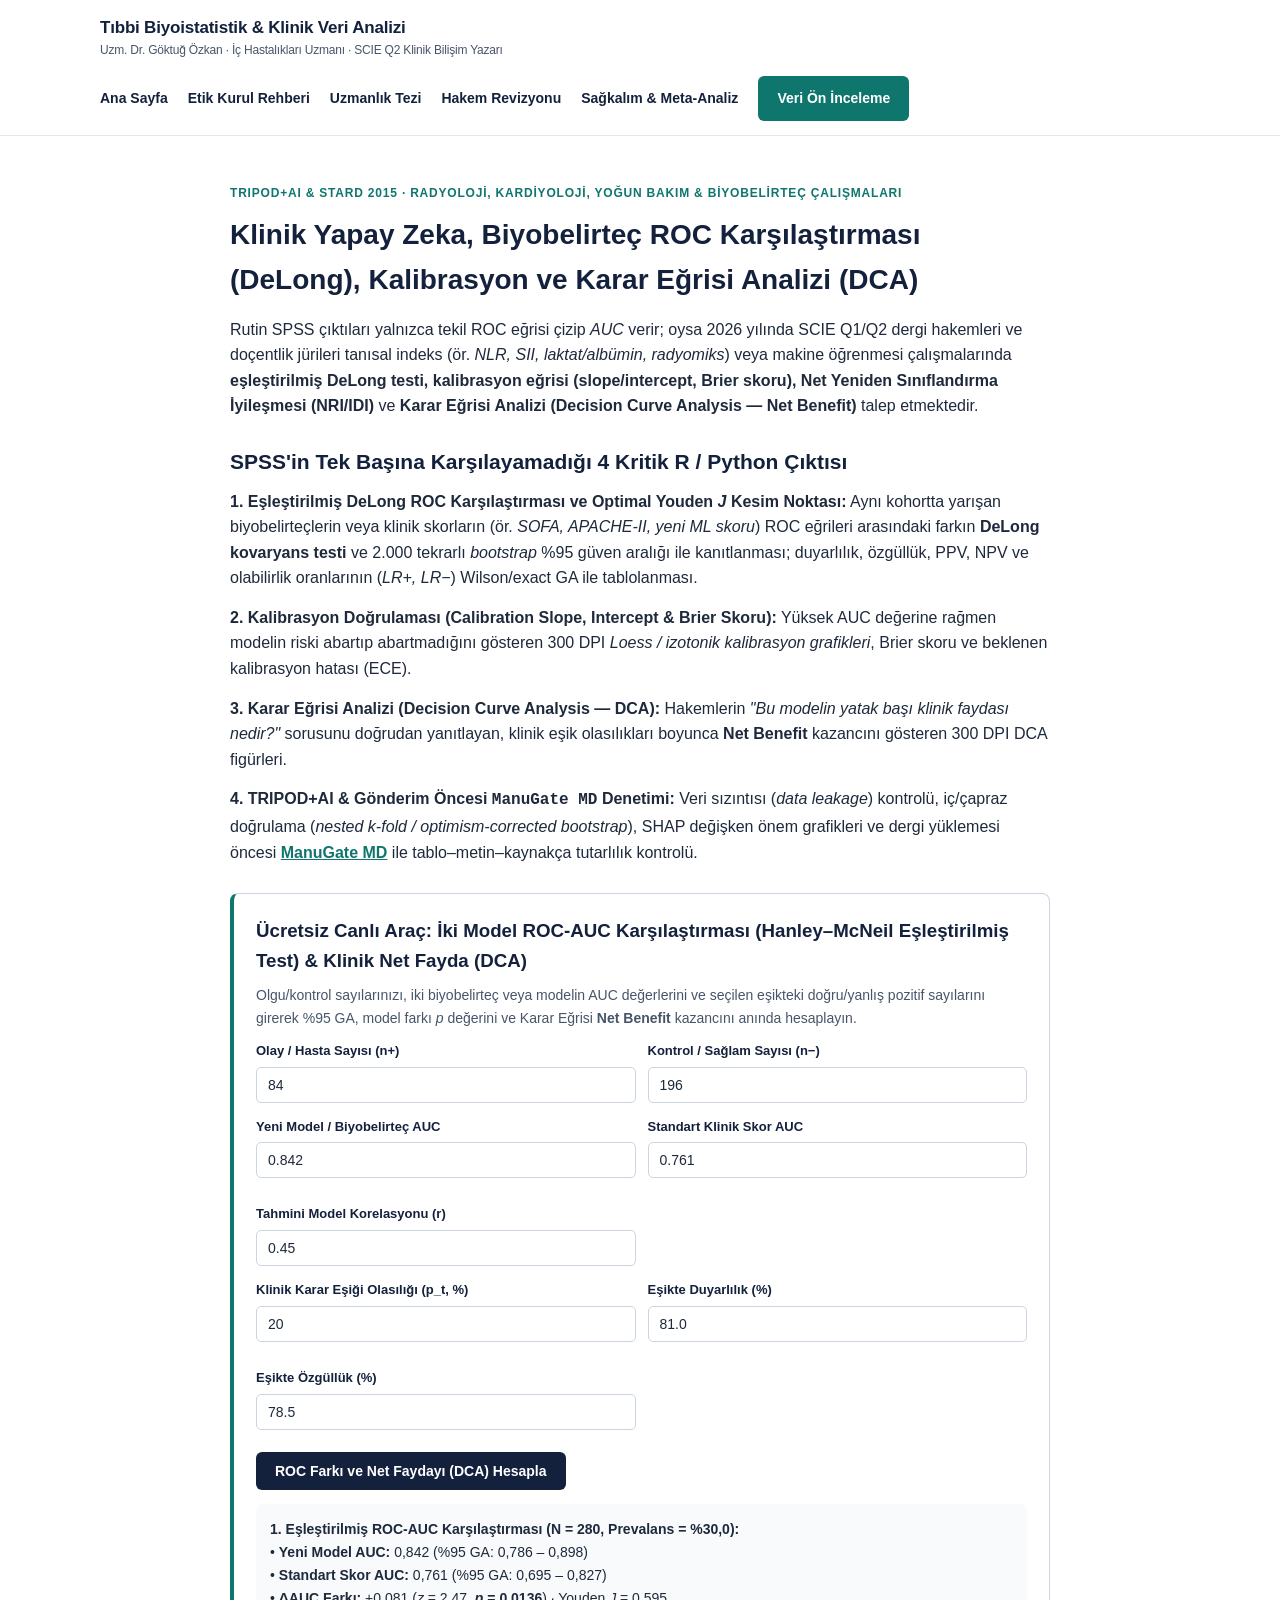
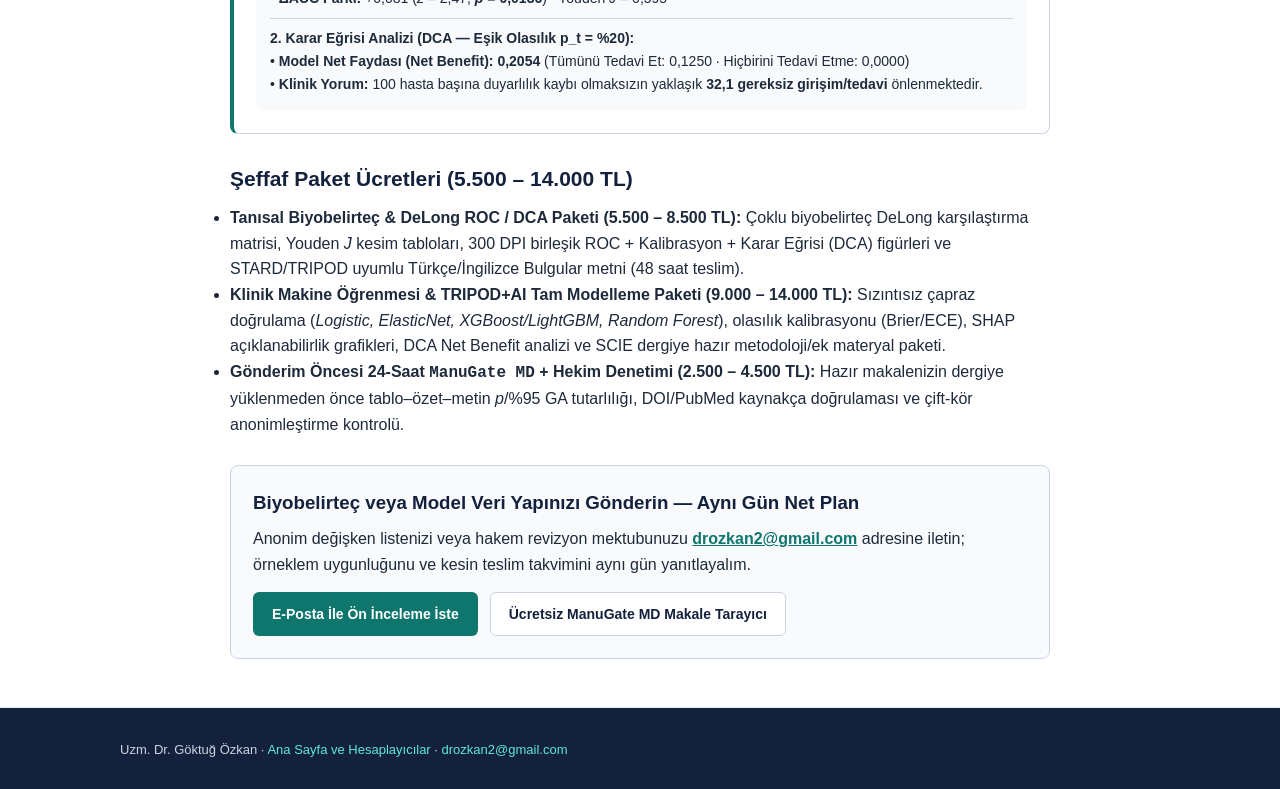
<file: klinik-yapay-zeka-roc-delong-kalibrasyon-analizi.html>
<!DOCTYPE html>
<html lang="tr">
<head>
  <meta charset="UTF-8" />
  <meta name="viewport" content="width=device-width, initial-scale=1.0" />
  <title>Klinik Yapay Zeka, Biyobelirteç ROC-AUC (DeLong Testi), Kalibrasyon &amp; Karar Eğrisi Analizi (DCA) | Uzm. Dr. Göktuğ Özkan</title>
  <meta name="description" content="Tıpta uzmanlık tezi, doçentlik ve SCIE dergiler için DeLong ROC karşılaştırma testi, kalibrasyon eğrisi (Brier skoru), Karar Eğrisi Analizi (Decision Curve Analysis - Net Benefit) ve TRIPOD+AI uyumlu biyoistatistik danışmanlığı." />
  <link rel="canonical" href="https://goktugozkanmd.github.io/tibbi-biyoistatistik/klinik-yapay-zeka-roc-delong-kalibrasyon-analizi.html" />
  <link rel="stylesheet" href="styles.css" />
  <script type="application/ld+json">
  {
    "@context": "https://schema.org",
    "@graph": [
      {
        "@type": "Service",
        "name": "Klinik Yapay Zeka, Tanısal Biyobelirteç ROC-AUC (DeLong), Kalibrasyon ve Karar Eğrisi Analizi (DCA) Danışmanlığı",
        "provider": {
          "@type": "Person",
          "name": "Uzm. Dr. Göktuğ Özkan",
          "jobTitle": "İç Hastalıkları Uzmanı (MD) & SCIE Klinik Bilişim Yazarı / Hakemi"
        },
        "areaServed": "TR",
        "offers": {
          "@type": "AggregateOffer",
          "priceCurrency": "TRY",
          "lowPrice": "5500",
          "highPrice": "14000"
        }
      },
      {
        "@type": "FAQPage",
        "mainEntity": [
          {
            "@type": "Question",
            "name": "İki biyobelirteç veya makine öğrenmesi modelinin ROC eğrileri (AUC) nasıl karşılaştırılır?",
            "acceptedAnswer": {
              "@type": "Answer",
              "text": "Aynı hasta grubunda ölçülen iki tanısal indeks veya yapay zeka modelinin AUC değerleri tek başına gözle kıyaslanamaz; DeLong eşleştirilmiş kovaryans testi veya 2.000 tekrarlı tabakalı bootstrap fark testi ile p değeri ve %95 güven aralığı raporlanmalıdır."
            }
          },
          {
            "@type": "Question",
            "name": "SCIE hakemlerinin istediği Karar Eğrisi Analizi (Decision Curve Analysis - DCA) nedir?",
            "acceptedAnswer": {
              "@type": "Answer",
              "text": "Vickers ve Elkin tarafından geliştirilen Karar Eğrisi Analizi, klinik eşik olasılıkları boyunca modelin 'Tüm Hastaları Tedavi Et' ve 'Hiçbir Hastayı Tedavi Etme' stratejilerine kıyasla sağladığı gerçek klinik Net Faydayı (Net Benefit) ölçer ve TRIPOD+AI kılavuzunun temel gerekliliklerindendir."
            }
          }
        ]
      }
    ]
  }
  </script>
</head>
<body>
  <header class="topbar">
    <div class="container topbar-inner">
      <a href="./" class="brand-title">
        Tıbbi Biyoistatistik &amp; Klinik Veri Analizi
        <span class="brand-sub">Uzm. Dr. Göktuğ Özkan · İç Hastalıkları Uzmanı · SCIE Q2 Klinik Bilişim Yazarı</span>
      </a>
      <nav class="nav-links">
        <a href="./">Ana Sayfa</a>
        <a href="etik-kurul-orneklem-hesaplama.html">Etik Kurul Rehberi</a>
        <a href="uzmanlik-tezi-istatistik-analizi.html">Uzmanlık Tezi</a>
        <a href="scie-makale-hakem-revizyonu-istatistik.html">Hakem Revizyonu</a>
        <a href="docentlik-sagkalim-cox-meta-analiz.html">Sağkalım &amp; Meta-Analiz</a>
        <a href="./#iletisim" class="btn btn-primary">Veri Ön İnceleme</a>
      </nav>
    </div>
  </header>

  <main class="section">
    <div class="container article-body" style="max-width:860px;">
      <div class="kicker">TRIPOD+AI &amp; STARD 2015 · Radyoloji, Kardiyoloji, Yoğun Bakım &amp; Biyobelirteç Çalışmaları</div>
      <h1 style="color:var(--navy); font-size:28px; margin-bottom:14px;">Klinik Yapay Zeka, Biyobelirteç ROC Karşılaştırması (DeLong), Kalibrasyon ve Karar Eğrisi Analizi (DCA)</h1>
      <p>Rutin SPSS çıktıları yalnızca tekil ROC eğrisi çizip <em>AUC</em> verir; oysa 2026 yılında SCIE Q1/Q2 dergi hakemleri ve doçentlik jürileri tanısal indeks (ör. <em>NLR, SII, laktat/albümin, radyomiks</em>) veya makine öğrenmesi çalışmalarında <strong>eşleştirilmiş DeLong testi, kalibrasyon eğrisi (slope/intercept, Brier skoru), Net Yeniden Sınıflandırma İyileşmesi (NRI/IDI)</strong> ve <strong>Karar Eğrisi Analizi (Decision Curve Analysis — Net Benefit)</strong> talep etmektedir.</p>

      <h2>SPSS'in Tek Başına Karşılayamadığı 4 Kritik R / Python Çıktısı</h2>
      <p><strong>1. Eşleştirilmiş DeLong ROC Karşılaştırması ve Optimal Youden <em>J</em> Kesim Noktası:</strong> Aynı kohortta yarışan biyobelirteçlerin veya klinik skorların (ör. <em>SOFA, APACHE-II, yeni ML skoru</em>) ROC eğrileri arasındaki farkın <strong>DeLong kovaryans testi</strong> ve 2.000 tekrarlı <em>bootstrap</em> %95 güven aralığı ile kanıtlanması; duyarlılık, özgüllük, PPV, NPV ve olabilirlik oranlarının (<em>LR+, LR−</em>) Wilson/exact GA ile tablolanması.</p>
      <p><strong>2. Kalibrasyon Doğrulaması (Calibration Slope, Intercept &amp; Brier Skoru):</strong> Yüksek AUC değerine rağmen modelin riski abartıp abartmadığını gösteren 300 DPI <em>Loess / izotonik kalibrasyon grafikleri</em>, Brier skoru ve beklenen kalibrasyon hatası (ECE).</p>
      <p><strong>3. Karar Eğrisi Analizi (Decision Curve Analysis — DCA):</strong> Hakemlerin <em>"Bu modelin yatak başı klinik faydası nedir?"</em> sorusunu doğrudan yanıtlayan, klinik eşik olasılıkları boyunca <strong>Net Benefit</strong> kazancını gösteren 300 DPI DCA figürleri.</p>
      <p><strong>4. TRIPOD+AI &amp; Gönderim Öncesi <code>ManuGate MD</code> Denetimi:</strong> Veri sızıntısı (<em>data leakage</em>) kontrolü, iç/çapraz doğrulama (<em>nested k-fold / optimism-corrected bootstrap</em>), SHAP değişken önem grafikleri ve dergi yüklemesi öncesi <strong><a href="https://goktugozkanmd-manugate-md.static.hf.space" target="_blank" rel="noopener" style="color:var(--teal);">ManuGate MD</a></strong> ile tablo–metin–kaynakça tutarlılık kontrolü.</p>

      <!-- ÜCRETSİZ CANLI ROC KARŞILAŞTIRMA & KARAR EĞRİSİ (NET BENEFIT) HESAPLAYICI -->
      <div class="card" style="margin:28px 0; border-left:4px solid var(--teal);">
        <h3 style="color:var(--navy); margin-bottom:8px;">Ücretsiz Canlı Araç: İki Model ROC-AUC Karşılaştırması (Hanley–McNeil Eşleştirilmiş Test) &amp; Klinik Net Fayda (DCA)</h3>
        <p style="font-size:14px; color:var(--muted); margin-bottom:12px;">Olgu/kontrol sayılarınızı, iki biyobelirteç veya modelin AUC değerlerini ve seçilen eşikteki doğru/yanlış pozitif sayılarını girerek %95 GA, model farkı <em>p</em> değerini ve Karar Eğrisi <strong>Net Benefit</strong> kazancını anında hesaplayın.</p>
        <div class="form-row">
          <div class="form-group">
            <label for="rocPos">Olay / Hasta Sayısı (n+)</label>
            <input id="rocPos" type="number" value="84" min="5" />
          </div>
          <div class="form-group">
            <label for="rocNeg">Kontrol / Sağlam Sayısı (n−)</label>
            <input id="rocNeg" type="number" value="196" min="5" />
          </div>
        </div>
        <div class="form-row">
          <div class="form-group">
            <label for="auc1">Yeni Model / Biyobelirteç AUC</label>
            <input id="auc1" type="number" step="0.001" value="0.842" min="0.50" max="0.999" />
          </div>
          <div class="form-group">
            <label for="auc2">Standart Klinik Skor AUC</label>
            <input id="auc2" type="number" step="0.001" value="0.761" min="0.50" max="0.999" />
          </div>
          <div class="form-group">
            <label for="corrR">Tahmini Model Korelasyonu (r)</label>
            <input id="corrR" type="number" step="0.05" value="0.45" min="0" max="0.95" />
          </div>
        </div>
        <div class="form-row">
          <div class="form-group">
            <label for="dcaPt">Klinik Karar Eşiği Olasılığı (p_t, %)</label>
            <input id="dcaPt" type="number" step="1" value="20" min="1" max="95" />
          </div>
          <div class="form-group">
            <label for="dcaSens">Eşikte Duyarlılık (%)</label>
            <input id="dcaSens" type="number" step="0.5" value="81.0" min="1" max="100" />
          </div>
          <div class="form-group">
            <label for="dcaSpec">Eşikte Özgüllük (%)</label>
            <input id="dcaSpec" type="number" step="0.5" value="78.5" min="1" max="100" />
          </div>
        </div>
        <button type="button" id="btnRunRocDca" class="btn btn-navy" style="margin-top:8px;">ROC Farkı ve Net Faydayı (DCA) Hesapla</button>
        <div id="rocDcaResult" style="margin-top:14px; padding:14px; background:var(--bg-alt); border-radius:8px; font-size:14px; line-height:1.65;"></div>
      </div>

      <h2>Şeffaf Paket Ücretleri (5.500 – 14.000 TL)</h2>
      <ul>
        <li><strong>Tanısal Biyobelirteç &amp; DeLong ROC / DCA Paketi (5.500 – 8.500 TL):</strong> Çoklu biyobelirteç DeLong karşılaştırma matrisi, Youden <em>J</em> kesim tabloları, 300 DPI birleşik ROC + Kalibrasyon + Karar Eğrisi (DCA) figürleri ve STARD/TRIPOD uyumlu Türkçe/İngilizce Bulgular metni (48 saat teslim).</li>
        <li><strong>Klinik Makine Öğrenmesi &amp; TRIPOD+AI Tam Modelleme Paketi (9.000 – 14.000 TL):</strong> Sızıntısız çapraz doğrulama (<em>Logistic, ElasticNet, XGBoost/LightGBM, Random Forest</em>), olasılık kalibrasyonu (Brier/ECE), SHAP açıklanabilirlik grafikleri, DCA Net Benefit analizi ve SCIE dergiye hazır metodoloji/ek materyal paketi.</li>
        <li><strong>Gönderim Öncesi 24-Saat <code>ManuGate MD</code> + Hekim Denetimi (2.500 – 4.500 TL):</strong> Hazır makalenizin dergiye yüklenmeden önce tablo–özet–metin <em>p</em>/%95 GA tutarlılığı, DOI/PubMed kaynakça doğrulaması ve çift-kör anonimleştirme kontrolü.</li>
      </ul>

      <div class="card" style="margin-top:28px; background:var(--bg-alt);">
        <h3 style="color:var(--navy); margin-bottom:8px;">Biyobelirteç veya Model Veri Yapınızı Gönderin — Aynı Gün Net Plan</h3>
        <p style="margin-bottom:14px;">Anonim değişken listenizi veya hakem revizyon mektubunuzu <strong><a href="mailto:drozkan2@gmail.com?subject=ROC%20Kalibrasyon%20veya%20Klinik%20AI%20Analiz%20Talebi" style="color:var(--teal);">drozkan2@gmail.com</a></strong> adresine iletin; örneklem uygunluğunu ve kesin teslim takvimini aynı gün yanıtlayalım.</p>
        <div style="display:flex; gap:12px; flex-wrap:wrap;">
          <a href="mailto:drozkan2@gmail.com?subject=ROC%20Kalibrasyon%20veya%20Klinik%20AI%20Analiz%20Talebi" class="btn btn-primary">E-Posta İle Ön İnceleme İste</a>
          <a href="https://goktugozkanmd-manugate-md.static.hf.space" target="_blank" rel="noopener" class="btn btn-outline">Ücretsiz ManuGate MD Makale Tarayıcı</a>
        </div>
      </div>
    </div>
  </main>

  <footer class="footer">
    <div class="container">
      Uzm. Dr. Göktuğ Özkan · <a href="./">Ana Sayfa ve Hesaplayıcılar</a> · <a href="mailto:drozkan2@gmail.com">drozkan2@gmail.com</a>
    </div>
  </footer>

  <script>
  (function () {
    function erfc(x) {
      var z = Math.abs(x);
      var t = 1 / (1 + 0.5 * z);
      var r = t * Math.exp(-z * z - 1.26551223 + t * (1.00002368 + t * (0.37409196 +
        t * (0.09678418 + t * (-0.18628806 + t * (0.27886807 + t * (-1.13520398 +
        t * (1.48851587 + t * (-0.82215223 + t * 0.17087277)))))))));
      return x >= 0 ? r : 2 - r;
    }
    function hanleySE(auc, nPos, nNeg) {
      var q1 = auc / (2 - auc);
      var q2 = (2 * auc * auc) / (1 + auc);
      var v = (auc * (1 - auc) + (nPos - 1) * (q1 - auc * auc) + (nNeg - 1) * (q2 - auc * auc)) / (nPos * nNeg);
      return Math.sqrt(Math.max(1e-9, v));
    }
    function calc() {
      var nPos = Number(document.getElementById("rocPos").value);
      var nNeg = Number(document.getElementById("rocNeg").value);
      var a1 = Number(document.getElementById("auc1").value);
      var a2 = Number(document.getElementById("auc2").value);
      var r = Number(document.getElementById("corrR").value);
      var pt = Number(document.getElementById("dcaPt").value) / 100;
      var sens = Number(document.getElementById("dcaSens").value) / 100;
      var spec = Number(document.getElementById("dcaSpec").value) / 100;
      var box = document.getElementById("rocDcaResult");

      if ([nPos, nNeg, a1, a2, r, pt, sens, spec].some(isNaN) || nPos < 5 || nNeg < 5 || a1 <= 0.49 || a1 >= 1 || a2 <= 0.49 || a2 >= 1 || pt <= 0 || pt >= 1) {
        box.textContent = "Lütfen geçerli örneklem, AUC (0,50–0,999) ve eşik yüzdesi giriniz.";
        return;
      }
      var N = nPos + nNeg;
      var prev = nPos / N;
      var se1 = hanleySE(a1, nPos, nNeg);
      var se2 = hanleySE(a2, nPos, nNeg);
      var lo1 = Math.max(0, a1 - 1.959964 * se1), hi1 = Math.min(1, a1 + 1.959964 * se1);
      var lo2 = Math.max(0, a2 - 1.959964 * se2), hi2 = Math.min(1, a2 + 1.959964 * se2);

      var diff = a1 - a2;
      var seDiff = Math.sqrt(Math.max(1e-9, se1 * se1 + se2 * se2 - 2 * r * se1 * se2));
      var z = Math.abs(diff) / seDiff;
      var pVal = erfc(z / Math.SQRT2);

      var tpRate = sens * prev;
      var fpRate = (1 - spec) * (1 - prev);
      var oddsPt = pt / (1 - pt);
      var nbModel = tpRate - fpRate * oddsPt;
      var nbAll = prev - (1 - prev) * oddsPt;
      var youden = sens + spec - 1;
      var avoidedPer100 = nbModel > Math.max(0, nbAll) ? ((nbModel - Math.max(0, nbAll)) / oddsPt) * 100 : 0;

      function fmt(v, d) { return v.toFixed(d).replace(".", ","); }

      box.innerHTML =
        "<strong>1. Eşleştirilmiş ROC-AUC Karşılaştırması (N = " + N + ", Prevalans = %" + fmt(prev * 100, 1) + "):</strong><br/>" +
        "• <strong>Yeni Model AUC:</strong> " + fmt(a1, 3) + " (%95 GA: " + fmt(lo1, 3) + " – " + fmt(hi1, 3) + ")<br/>" +
        "• <strong>Standart Skor AUC:</strong> " + fmt(a2, 3) + " (%95 GA: " + fmt(lo2, 3) + " – " + fmt(hi2, 3) + ")<br/>" +
        "• <strong>ΔAUC Farkı:</strong> " + (diff >= 0 ? "+" : "") + fmt(diff, 3) + " (<em>z</em> = " + fmt(z, 2) + ", <strong><em>p</em> = " + (pVal < 0.001 ? "&lt; 0,001" : fmt(pVal, 4)) + "</strong>) · Youden <em>J</em> = " + fmt(youden, 3) + "<br/>" +
        "<div style='margin-top:8px; padding-top:8px; border-top:1px solid #cbd5e1;'>" +
        "<strong>2. Karar Eğrisi Analizi (DCA — Eşik Olasılık p_t = %" + fmt(pt * 100, 0) + "):</strong><br/>" +
        "• <strong>Model Net Faydası (Net Benefit):</strong> <strong>" + fmt(nbModel, 4) + "</strong> (Tümünü Tedavi Et: " + fmt(nbAll, 4) + " · Hiçbirini Tedavi Etme: 0,0000)<br/>" +
        "• <strong>Klinik Yorum:</strong> 100 hasta başına duyarlılık kaybı olmaksızın yaklaşık <strong>" + fmt(avoidedPer100, 1) + " gereksiz girişim/tedavi</strong> önlenmektedir.</div>";
    }
    document.getElementById("btnRunRocDca").addEventListener("click", calc);
    calc();
  })();
  </script>
</body>
</html>
</file>
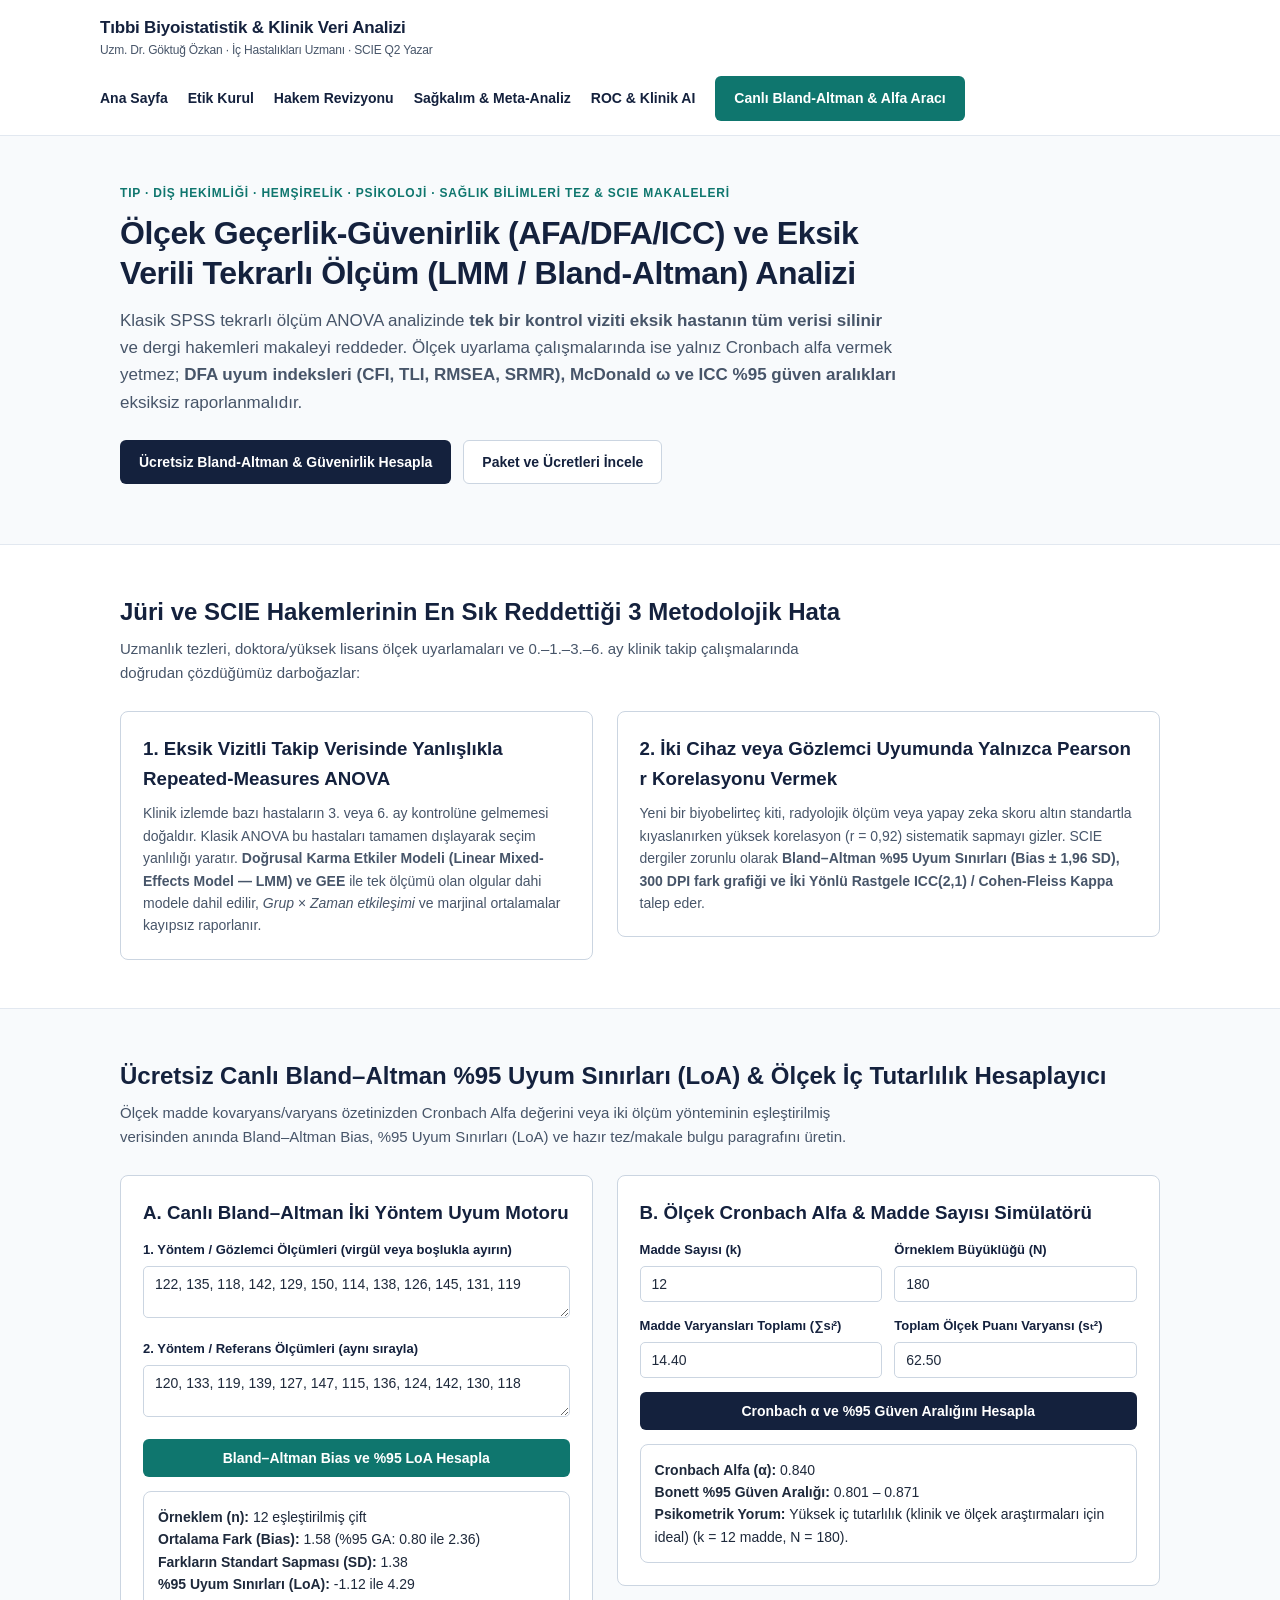
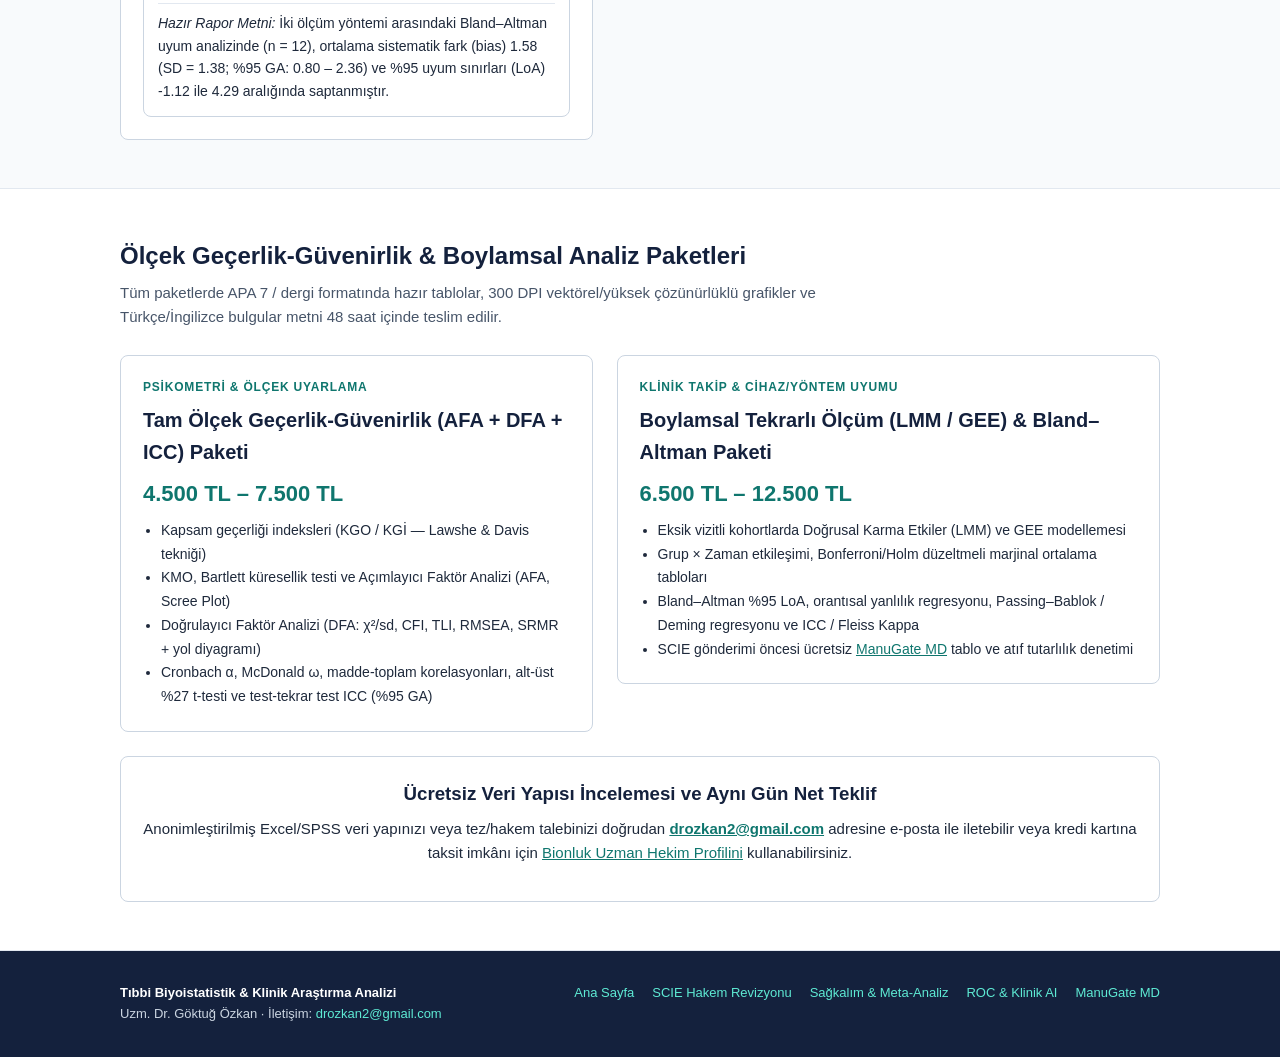
<file: olcek-gecerlik-guvenirlik-tekrarli-olcum-lmm-analizi.html>
<!DOCTYPE html>
<html lang="tr">
<head>
  <meta charset="UTF-8" />
  <meta name="viewport" content="width=device-width, initial-scale=1.0" />
  <title>Ölçek Geçerlik-Güvenirlik (AFA/DFA/Cronbach Alfa/ICC) &amp; Tekrarlı Ölçüm LMM Analizi | Uzm. Dr. Göktuğ Özkan</title>
  <meta name="description" content="Tıp, diş hekimliği, hemşirelik, psikoloji ve sağlık bilimleri tez/makaleleri için AFA, DFA (CFI, TLI, RMSEA), Cronbach alfa, McDonald omega, ICC, Bland-Altman ve eksik verili boylamsal Linear Mixed Models (LMM/GEE) analizi." />
  <link rel="canonical" href="https://goktugozkanmd.github.io/tibbi-biyoistatistik/olcek-gecerlik-guvenirlik-tekrarli-olcum-lmm-analizi.html" />
  <meta property="og:title" content="Ölçek Geçerlik-Güvenirlik (AFA/DFA/ICC) &amp; Boylamsal LMM / Bland-Altman Analizi" />
  <meta property="og:description" content="Ücretsiz canlı Bland-Altman %95 Uyum Sınırları (LoA) + Cronbach Alfa &amp; ICC hesaplayıcı ve 48 saatte yayına hazır psikometrik/boylamsal analiz." />
  <meta property="og:type" content="article" />
  <meta property="og:url" content="https://goktugozkanmd.github.io/tibbi-biyoistatistik/olcek-gecerlik-guvenirlik-tekrarli-olcum-lmm-analizi.html" />
  <link rel="stylesheet" href="styles.css" />
  <script type="application/ld+json">
  {
    "@context": "https://schema.org",
    "@type": "Service",
    "name": "Ölçek Geçerlik-Güvenirlik (AFA/DFA/ICC) ve Tekrarlı Ölçüm LMM/GEE Biyoistatistik Analizi",
    "provider": {
      "@type": "Person",
      "name": "Uzm. Dr. Göktuğ Özkan",
      "jobTitle": "İç Hastalıkları Uzmanı (MD) & Klinik Araştırmacı",
      "email": "drozkan2@gmail.com"
    },
    "areaServed": "TR",
    "offers": {
      "@type": "AggregateOffer",
      "priceCurrency": "TRY",
      "lowPrice": "4500",
      "highPrice": "12500"
    }
  }
  </script>
</head>
<body>
  <header class="topbar">
    <div class="container topbar-inner">
      <a href="./" class="brand-title">
        Tıbbi Biyoistatistik &amp; Klinik Veri Analizi
        <span class="brand-sub">Uzm. Dr. Göktuğ Özkan · İç Hastalıkları Uzmanı · SCIE Q2 Yazar</span>
      </a>
      <nav class="nav-links">
        <a href="./">Ana Sayfa</a>
        <a href="etik-kurul-orneklem-hesaplama.html">Etik Kurul</a>
        <a href="scie-makale-hakem-revizyonu-istatistik.html">Hakem Revizyonu</a>
        <a href="docentlik-sagkalim-cox-meta-analiz.html">Sağkalım &amp; Meta-Analiz</a>
        <a href="klinik-yapay-zeka-roc-delong-kalibrasyon-analizi.html">ROC &amp; Klinik AI</a>
        <a href="#hesaplayici" class="btn btn-primary">Canlı Bland-Altman &amp; Alfa Aracı</a>
      </nav>
    </div>
  </header>

  <section class="hero">
    <div class="container">
      <div class="kicker">Tıp · Diş Hekimliği · Hemşirelik · Psikoloji · Sağlık Bilimleri Tez &amp; SCIE Makaleleri</div>
      <h1>Ölçek Geçerlik-Güvenirlik (AFA/DFA/ICC) ve Eksik Verili Tekrarlı Ölçüm (LMM / Bland-Altman) Analizi</h1>
      <p class="hero-lead">
        Klasik SPSS tekrarlı ölçüm ANOVA analizinde <strong>tek bir kontrol viziti eksik hastanın tüm verisi silinir</strong> ve dergi hakemleri makaleyi reddeder. Ölçek uyarlama çalışmalarında ise yalnız Cronbach alfa vermek yetmez; <strong>DFA uyum indeksleri (CFI, TLI, RMSEA, SRMR), McDonald ω ve ICC %95 güven aralıkları</strong> eksiksiz raporlanmalıdır.
      </p>
      <div style="display:flex; gap:12px; flex-wrap:wrap; margin-bottom:18px;">
        <a href="#hesaplayici" class="btn btn-navy">Ücretsiz Bland-Altman &amp; Güvenirlik Hesapla</a>
        <a href="#paketler" class="btn btn-outline">Paket ve Ücretleri İncele</a>
      </div>
    </div>
  </section>

  <section class="section">
    <div class="container">
      <div class="section-header">
        <h2>Jüri ve SCIE Hakemlerinin En Sık Reddettiği 3 Metodolojik Hata</h2>
        <p>Uzmanlık tezleri, doktora/yüksek lisans ölçek uyarlamaları ve 0.–1.–3.–6. ay klinik takip çalışmalarında doğrudan çözdüğümüz darboğazlar:</p>
      </div>
      <div class="calc-grid">
        <div class="card">
          <h3 style="color:var(--navy); margin-bottom:8px;">1. Eksik Vizitli Takip Verisinde Yanlışlıkla Repeated-Measures ANOVA</h3>
          <p style="font-size:14px; color:var(--muted);">
            Klinik izlemde bazı hastaların 3. veya 6. ay kontrolüne gelmemesi doğaldır. Klasik ANOVA bu hastaları tamamen dışlayarak seçim yanlılığı yaratır. <strong>Doğrusal Karma Etkiler Modeli (Linear Mixed-Effects Model — LMM) ve GEE</strong> ile tek ölçümü olan olgular dahi modele dahil edilir, <em>Grup × Zaman etkileşimi</em> ve marjinal ortalamalar kayıpsız raporlanır.
          </p>
        </div>
        <div class="card">
          <h3 style="color:var(--navy); margin-bottom:8px;">2. İki Cihaz veya Gözlemci Uyumunda Yalnızca Pearson r Korelasyonu Vermek</h3>
          <p style="font-size:14px; color:var(--muted);">
            Yeni bir biyobelirteç kiti, radyolojik ölçüm veya yapay zeka skoru altın standartla kıyaslanırken yüksek korelasyon (r = 0,92) sistematik sapmayı gizler. SCIE dergiler zorunlu olarak <strong>Bland–Altman %95 Uyum Sınırları (Bias ± 1,96 SD), 300 DPI fark grafiği ve İki Yönlü Rastgele ICC(2,1) / Cohen-Fleiss Kappa</strong> talep eder.
          </p>
        </div>
      </div>
    </div>
  </section>

  <section id="hesaplayici" class="section" style="background:#f8fafc;">
    <div class="container">
      <div class="section-header">
        <h2>Ücretsiz Canlı Bland–Altman %95 Uyum Sınırları (LoA) &amp; Ölçek İç Tutarlılık Hesaplayıcı</h2>
        <p>Ölçek madde kovaryans/varyans özetinizden Cronbach Alfa değerini veya iki ölçüm yönteminin eşleştirilmiş verisinden anında Bland–Altman Bias, %95 Uyum Sınırları (LoA) ve hazır tez/makale bulgu paragrafını üretin.</p>
      </div>

      <div class="calc-grid">
        <div class="card">
          <h3 style="color:var(--navy); margin-bottom:12px;">A. Canlı Bland–Altman İki Yöntem Uyum Motoru</h3>
          <div class="form-group">
            <label for="baMethodA">1. Yöntem / Gözlemci Ölçümleri (virgül veya boşlukla ayırın)</label>
            <textarea id="baMethodA" rows="2">122, 135, 118, 142, 129, 150, 114, 138, 126, 145, 131, 119</textarea>
          </div>
          <div class="form-group">
            <label for="baMethodB">2. Yöntem / Referans Ölçümleri (aynı sırayla)</label>
            <textarea id="baMethodB" rows="2">120, 133, 119, 139, 127, 147, 115, 136, 124, 142, 130, 118</textarea>
          </div>
          <button type="button" id="btnCalcBA" class="btn btn-primary" style="width:100%;">Bland–Altman Bias ve %95 LoA Hesapla</button>
          <div id="baResult" style="margin-top:14px; padding:14px; border-radius:8px; background:#ffffff; border:1px solid #cbd5e1; font-size:14px;"></div>
        </div>

        <div class="card">
          <h3 style="color:var(--navy); margin-bottom:12px;">B. Ölçek Cronbach Alfa &amp; Madde Sayısı Simülatörü</h3>
          <div class="form-row">
            <div class="form-group">
              <label for="crItems">Madde Sayısı (k)</label>
              <input id="crItems" type="number" min="2" max="200" value="12" />
            </div>
            <div class="form-group">
              <label for="crSample">Örneklem Büyüklüğü (N)</label>
              <input id="crSample" type="number" min="10" max="10000" value="180" />
            </div>
          </div>
          <div class="form-row">
            <div class="form-group">
              <label for="crSumVar">Madde Varyansları Toplamı (∑sᵢ²)</label>
              <input id="crSumVar" type="number" step="0.01" value="14.40" />
            </div>
            <div class="form-group">
              <label for="crTotVar">Toplam Ölçek Puanı Varyansı (sₜ²)</label>
              <input id="crTotVar" type="number" step="0.01" value="62.50" />
            </div>
          </div>
          <button type="button" id="btnCalcAlpha" class="btn btn-navy" style="width:100%;">Cronbach α ve %95 Güven Aralığını Hesapla</button>
          <div id="alphaResult" style="margin-top:14px; padding:14px; border-radius:8px; background:#ffffff; border:1px solid #cbd5e1; font-size:14px;"></div>
        </div>
      </div>
    </div>
  </section>

  <section id="paketler" class="section">
    <div class="container">
      <div class="section-header">
        <h2>Ölçek Geçerlik-Güvenirlik &amp; Boylamsal Analiz Paketleri</h2>
        <p>Tüm paketlerde APA 7 / dergi formatında hazır tablolar, 300 DPI vektörel/yüksek çözünürlüklü grafikler ve Türkçe/İngilizce bulgular metni 48 saat içinde teslim edilir.</p>
      </div>
      <div class="calc-grid">
        <div class="card">
          <div class="kicker" style="margin-bottom:6px;">Psikometri &amp; Ölçek Uyarlama</div>
          <h3 style="color:var(--navy); font-size:20px;">Tam Ölçek Geçerlik-Güvenirlik (AFA + DFA + ICC) Paketi</h3>
          <p style="font-size:22px; font-weight:700; color:var(--teal); margin:8px 0;">4.500 TL – 7.500 TL</p>
          <ul style="padding-left:18px; font-size:14px; line-height:1.7; color:var(--text);">
            <li>Kapsam geçerliği indeksleri (KGO / KGİ — Lawshe &amp; Davis tekniği)</li>
            <li>KMO, Bartlett küresellik testi ve Açımlayıcı Faktör Analizi (AFA, Scree Plot)</li>
            <li>Doğrulayıcı Faktör Analizi (DFA: χ²/sd, CFI, TLI, RMSEA, SRMR + yol diyagramı)</li>
            <li>Cronbach α, McDonald ω, madde-toplam korelasyonları, alt-üst %27 t-testi ve test-tekrar test ICC (%95 GA)</li>
          </ul>
        </div>

        <div class="card">
          <div class="kicker" style="margin-bottom:6px;">Klinik Takip &amp; Cihaz/Yöntem Uyumu</div>
          <h3 style="color:var(--navy); font-size:20px;">Boylamsal Tekrarlı Ölçüm (LMM / GEE) &amp; Bland–Altman Paketi</h3>
          <p style="font-size:22px; font-weight:700; color:var(--teal); margin:8px 0;">6.500 TL – 12.500 TL</p>
          <ul style="padding-left:18px; font-size:14px; line-height:1.7; color:var(--text);">
            <li>Eksik vizitli kohortlarda Doğrusal Karma Etkiler (LMM) ve GEE modellemesi</li>
            <li>Grup × Zaman etkileşimi, Bonferroni/Holm düzeltmeli marjinal ortalama tabloları</li>
            <li>Bland–Altman %95 LoA, orantısal yanlılık regresyonu, Passing–Bablok / Deming regresyonu ve ICC / Fleiss Kappa</li>
            <li>SCIE gönderimi öncesi ücretsiz <a href="https://goktugozkanmd-manugate-md.static.hf.space" target="_blank" rel="noopener" style="color:var(--teal);">ManuGate MD</a> tablo ve atıf tutarlılık denetimi</li>
          </ul>
        </div>
      </div>

      <div class="card" style="margin-top:24px; text-align:center;">
        <h3 style="color:var(--navy); margin-bottom:8px;">Ücretsiz Veri Yapısı İncelemesi ve Aynı Gün Net Teklif</h3>
        <p style="font-size:15px; margin-bottom:14px;">
          Anonimleştirilmiş Excel/SPSS veri yapınızı veya tez/hakem talebinizi doğrudan <strong><a href="mailto:drozkan2@gmail.com?subject=%C3%96l%C3%A7ek%20%2F%20Tekrarl%C4%B1%20%C3%96l%C3%A7%C3%BCm%20LMM%20Analiz%20Talebi" style="color:var(--teal);">drozkan2@gmail.com</a></strong> adresine e-posta ile iletebilir veya kredi kartına taksit imkânı için <a href="https://bionluk.com/drgoktugozkan" target="_blank" rel="noopener" style="color:var(--teal);">Bionluk Uzman Hekim Profilini</a> kullanabilirsiniz.
        </p>
      </div>
    </div>
  </section>

  <footer class="footer">
    <div class="container" style="display:flex; justify-content:space-between; gap:16px; flex-wrap:wrap;">
      <div>
        <strong style="color:#ffffff;">Tıbbi Biyoistatistik &amp; Klinik Araştırma Analizi</strong><br />
        Uzm. Dr. Göktuğ Özkan · İletişim: <a href="mailto:drozkan2@gmail.com">drozkan2@gmail.com</a>
      </div>
      <div style="display:flex; gap:18px; flex-wrap:wrap;">
        <a href="./">Ana Sayfa</a>
        <a href="scie-makale-hakem-revizyonu-istatistik.html">SCIE Hakem Revizyonu</a>
        <a href="docentlik-sagkalim-cox-meta-analiz.html">Sağkalım &amp; Meta-Analiz</a>
        <a href="klinik-yapay-zeka-roc-delong-kalibrasyon-analizi.html">ROC &amp; Klinik AI</a>
        <a href="https://goktugozkanmd-manugate-md.static.hf.space" target="_blank" rel="noopener">ManuGate MD</a>
      </div>
    </div>
  </footer>

  <script>
  (function () {
    function parseNums(raw) {
      return raw.split(/[\s,;]+/).map(function (s) { return parseFloat(s); }).filter(function (v) { return !isNaN(v); });
    }

    function calcBA() {
      var a = parseNums(document.getElementById("baMethodA").value);
      var b = parseNums(document.getElementById("baMethodB").value);
      var box = document.getElementById("baResult");
      if (a.length < 4 || a.length !== b.length) {
        box.innerHTML = "<span style='color:#c0392b;'>Lütfen her iki yönteme eşit sayıda (en az 4 çift) sayısal ölçüm girin.</span>";
        return;
      }
      var n = a.length;
      var diffs = [];
      var means = [];
      for (var i = 0; i < n; i++) {
        diffs.push(a[i] - b[i]);
        means.push((a[i] + b[i]) / 2.0);
      }
      var bias = diffs.reduce(function (s, x) { return s + x; }, 0) / n;
      var varD = diffs.reduce(function (s, x) { return s + Math.pow(x - bias, 2); }, 0) / (n - 1);
      var sdD = Math.sqrt(varD);
      var loaLow = bias - 1.96 * sdD;
      var loaHigh = bias + 1.96 * sdD;
      var seBias = sdD / Math.sqrt(n);
      var ciBiasLow = bias - 1.96 * seBias;
      var ciBiasHigh = bias + 1.96 * seBias;

      box.innerHTML =
        "<strong>Örneklem (n):</strong> " + n + " eşleştirilmiş çift<br/>" +
        "<strong>Ortalama Fark (Bias):</strong> " + bias.toFixed(2) + " (%95 GA: " + ciBiasLow.toFixed(2) + " ile " + ciBiasHigh.toFixed(2) + ")<br/>" +
        "<strong>Farkların Standart Sapması (SD):</strong> " + sdD.toFixed(2) + "<br/>" +
        "<strong>%95 Uyum Sınırları (LoA):</strong> " + loaLow.toFixed(2) + " ile " + loaHigh.toFixed(2) + "<hr style='margin:8px 0; border:none; border-top:1px solid #e2e8f0;'/>" +
        "<em>Hazır Rapor Metni:</em> İki ölçüm yöntemi arasındaki Bland–Altman uyum analizinde (n = " + n + "), ortalama sistematik fark (bias) " +
        bias.toFixed(2) + " (SD = " + sdD.toFixed(2) + "; %95 GA: " + ciBiasLow.toFixed(2) + " – " + ciBiasHigh.toFixed(2) + ") ve %95 uyum sınırları (LoA) " +
        loaLow.toFixed(2) + " ile " + loaHigh.toFixed(2) + " aralığında saptanmıştır.";
    }

    function calcAlpha() {
      var k = parseInt(document.getElementById("crItems").value, 10);
      var n = parseInt(document.getElementById("crSample").value, 10);
      var sumV = parseFloat(document.getElementById("crSumVar").value);
      var totV = parseFloat(document.getElementById("crTotVar").value);
      var box = document.getElementById("alphaResult");
      if (isNaN(k) || k < 2 || isNaN(n) || n < 5 || isNaN(sumV) || isNaN(totV) || totV <= 0 || sumV >= totV) {
        box.innerHTML = "<span style='color:#c0392b;'>Lütfen k ≥ 2, N ≥ 5 ve toplam varyansın madde varyansları toplamından büyük olduğu geçerli değerler girin.</span>";
        return;
      }
      var alpha = (k / (k - 1)) * (1.0 - (sumV / totV));
      // Feldt (1965) / Bonett normal-theory asymptotic 95% CI on log(1 - alpha)
      var c = Math.log(1.0 - alpha);
      var se = Math.sqrt((2.0 * k) / ((k - 1.0) * (n - 2.0)));
      var low = Math.max(0.0, 1.0 - Math.exp(c + 1.96 * se));
      var high = Math.min(0.999, 1.0 - Math.exp(c - 1.96 * se));
      var interp = alpha >= 0.80 ? "Yüksek iç tutarlılık (klinik ve ölçek araştırmaları için ideal)" : (alpha >= 0.70 ? "Kabul edilebilir iç tutarlılık" : "Düşük iç tutarlılık — madde-toplam korelasyonu düşük maddeler incelenmeli");

      box.innerHTML =
        "<strong>Cronbach Alfa (α):</strong> " + alpha.toFixed(3) + "<br/>" +
        "<strong>Bonett %95 Güven Aralığı:</strong> " + low.toFixed(3) + " – " + high.toFixed(3) + "<br/>" +
        "<strong>Psikometrik Yorum:</strong> " + interp + " (k = " + k + " madde, N = " + n + ").";
    }

    document.getElementById("btnCalcBA").addEventListener("click", calcBA);
    document.getElementById("btnCalcAlpha").addEventListener("click", calcAlpha);
    calcBA();
    calcAlpha();
  })();
  </script>
</body>
</html>
</file>
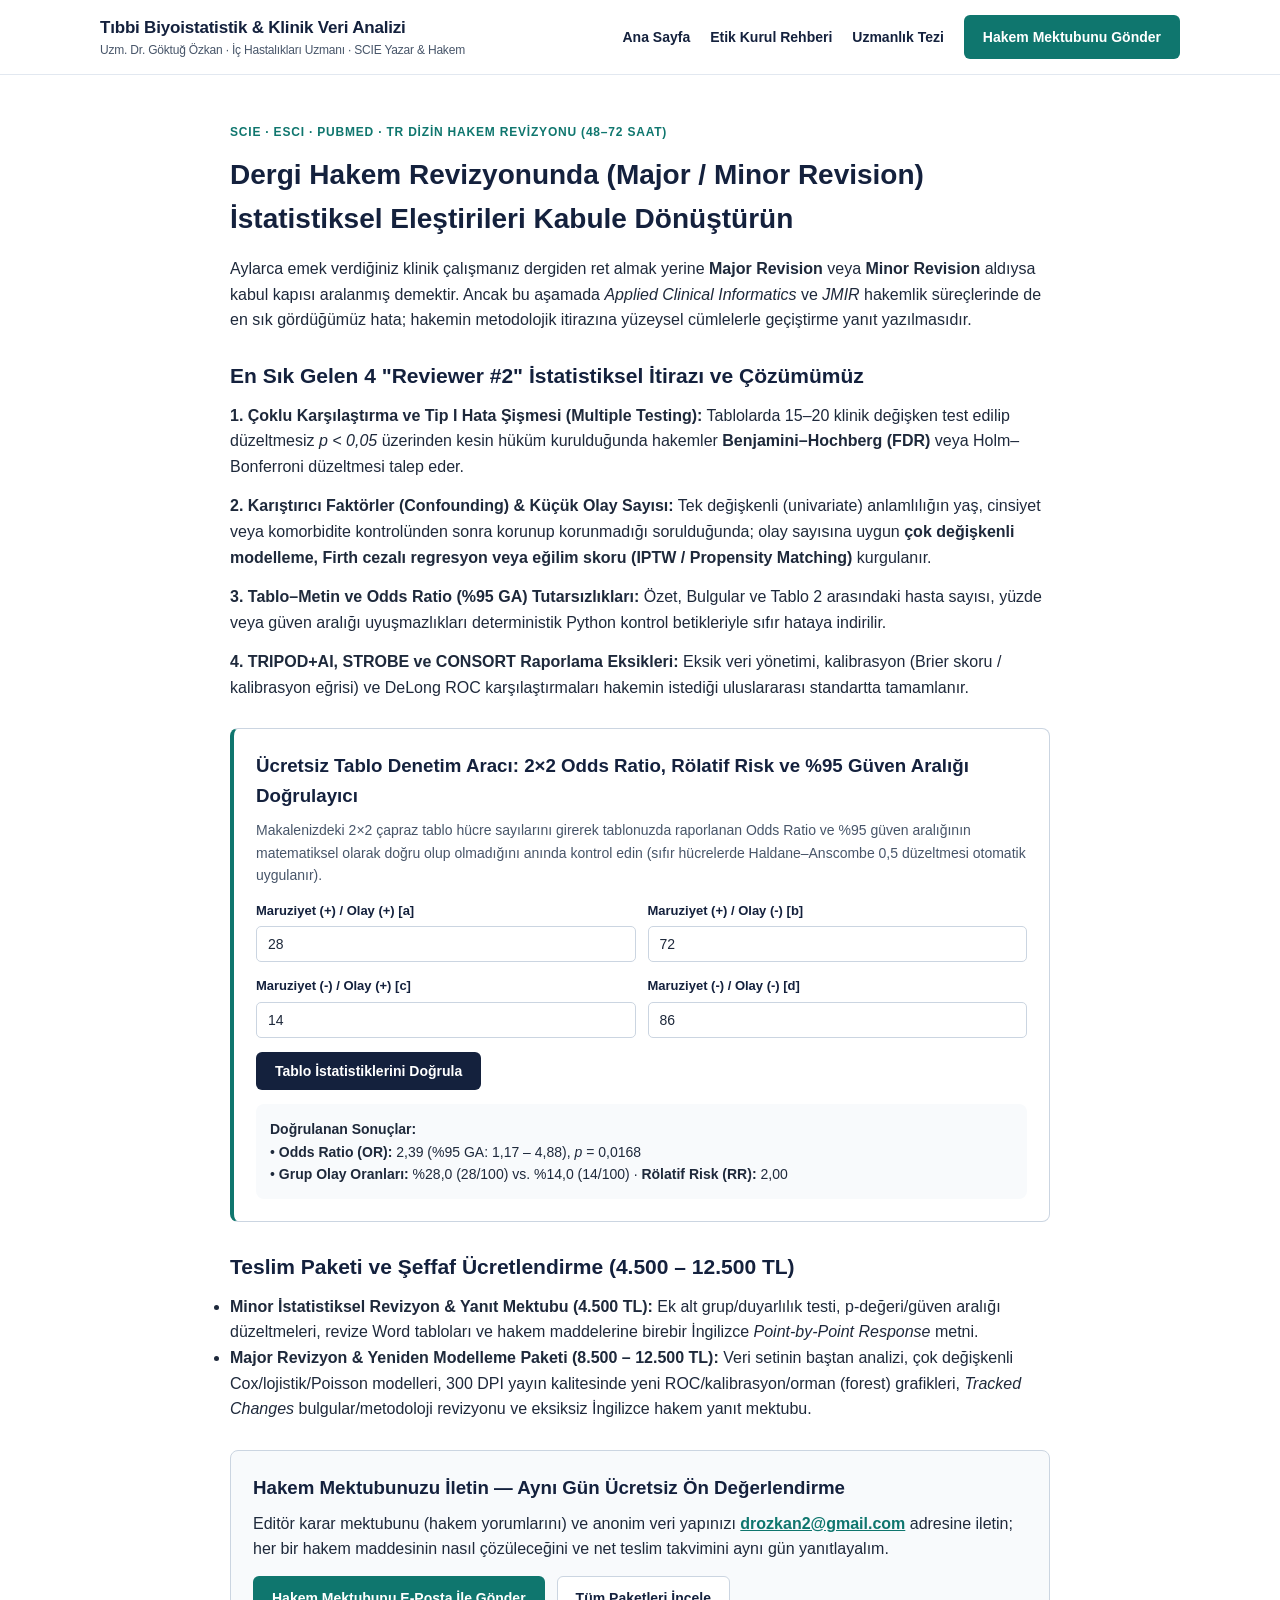
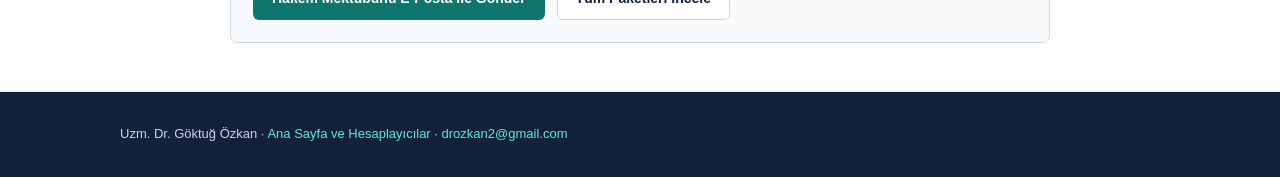
<file: scie-makale-hakem-revizyonu-istatistik.html>
<!DOCTYPE html>
<html lang="tr">
<head>
  <meta charset="UTF-8" />
  <meta name="viewport" content="width=device-width, initial-scale=1.0" />
  <title>SCIE &amp; TR Dizin Dergi Hakem Revizyonu (Major/Minor Revision) İstatistiksel Yanıt | Uzm. Dr. Göktuğ Özkan</title>
  <meta name="description" content="SCIE, ESCI ve TR Dizin dergilerden gelen Major/Minor Revision istatistiksel hakem eleştirilerine 48 saatte yeniden analiz, çok değişkenli modelleme ve İngilizce Point-by-Point Response desteği." />
  <link rel="canonical" href="https://goktugozkanmd.github.io/tibbi-biyoistatistik/scie-makale-hakem-revizyonu-istatistik.html" />
  <link rel="stylesheet" href="styles.css" />
  <script type="application/ld+json">
  {
    "@context": "https://schema.org",
    "@graph": [
      {
        "@type": "Service",
        "name": "SCIE & TR Dizin Makale Hakem Revizyonu İstatistiksel Yeniden Analiz ve Yanıt Mektubu",
        "provider": {
          "@type": "Person",
          "name": "Uzm. Dr. Göktuğ Özkan",
          "jobTitle": "İç Hastalıkları Uzmanı (MD) & SCIE Hakemi"
        },
        "areaServed": "TR",
        "offers": {
          "@type": "AggregateOffer",
          "priceCurrency": "TRY",
          "lowPrice": "4500",
          "highPrice": "12500"
        }
      },
      {
        "@type": "FAQPage",
        "mainEntity": [
          {
            "@type": "Question",
            "name": "Dergi hakemi (Reviewer 2) tüm istatistiksel analizlerin yenilenmesini istedi, kaç günde yetişir?",
            "acceptedAnswer": {
              "@type": "Answer",
              "text": "Anonimleştirilmiş veri setiniz ve hakem mektubu ulaştıktan sonra aynı gün madde madde yol haritası çıkarılır; yeniden analiz, 300 DPI revize figürler ve İngilizce Point-by-Point Response metni 48–72 saat içinde teslim edilir."
            }
          },
          {
            "@type": "Question",
            "name": "Örneklem sayımız küçüktü ve hakem güç (power) veya güven aralığı eleştirisi yaptı, çözülebilir mi?",
            "acceptedAnswer": {
              "@type": "Answer",
              "text": "Retroaktif (post-hoc) gözlenen güç tuzağına düşmeden, güncel biyoistatistik literatürünün önerdiği etki büyüklüğü kesinliği (%95 güven aralığı genişliği), duyarlılık analizi, Firth cezalı lojistik regresyon veya önyükleme (bootstrap) doğrulamasıyla hakem ikna edilir."
            }
          }
        ]
      }
    ]
  }
  </script>
</head>
<body>
  <header class="topbar">
    <div class="container topbar-inner">
      <a href="./" class="brand-title">
        Tıbbi Biyoistatistik &amp; Klinik Veri Analizi
        <span class="brand-sub">Uzm. Dr. Göktuğ Özkan · İç Hastalıkları Uzmanı · SCIE Yazar &amp; Hakem</span>
      </a>
      <nav class="nav-links">
        <a href="./">Ana Sayfa</a>
        <a href="etik-kurul-orneklem-hesaplama.html">Etik Kurul Rehberi</a>
        <a href="uzmanlik-tezi-istatistik-analizi.html">Uzmanlık Tezi</a>
        <a href="./#iletisim" class="btn btn-primary">Hakem Mektubunu Gönder</a>
      </nav>
    </div>
  </header>

  <main class="section">
    <div class="container article-body" style="max-width:860px;">
      <div class="kicker">SCIE · ESCI · PubMed · TR Dizin Hakem Revizyonu (48–72 Saat)</div>
      <h1 style="color:var(--navy); font-size:28px; margin-bottom:14px;">Dergi Hakem Revizyonunda (Major / Minor Revision) İstatistiksel Eleştirileri Kabule Dönüştürün</h1>
      <p>Aylarca emek verdiğiniz klinik çalışmanız dergiden ret almak yerine <strong>Major Revision</strong> veya <strong>Minor Revision</strong> aldıysa kabul kapısı aralanmış demektir. Ancak bu aşamada <em>Applied Clinical Informatics</em> ve <em>JMIR</em> hakemlik süreçlerinde de en sık gördüğümüz hata; hakemin metodolojik itirazına yüzeysel cümlelerle geçiştirme yanıt yazılmasıdır.</p>

      <h2>En Sık Gelen 4 "Reviewer #2" İstatistiksel İtirazı ve Çözümümüz</h2>
      <p><strong>1. Çoklu Karşılaştırma ve Tip I Hata Şişmesi (Multiple Testing):</strong> Tablolarda 15–20 klinik değişken test edilip düzeltmesiz <em>p &lt; 0,05</em> üzerinden kesin hüküm kurulduğunda hakemler <strong>Benjamini–Hochberg (FDR)</strong> veya Holm–Bonferroni düzeltmesi talep eder.</p>
      <p><strong>2. Karıştırıcı Faktörler (Confounding) &amp; Küçük Olay Sayısı:</strong> Tek değişkenli (univariate) anlamlılığın yaş, cinsiyet veya komorbidite kontrolünden sonra korunup korunmadığı sorulduğunda; olay sayısına uygun <strong>çok değişkenli modelleme, Firth cezalı regresyon veya eğilim skoru (IPTW / Propensity Matching)</strong> kurgulanır.</p>
      <p><strong>3. Tablo–Metin ve Odds Ratio (%95 GA) Tutarsızlıkları:</strong> Özet, Bulgular ve Tablo 2 arasındaki hasta sayısı, yüzde veya güven aralığı uyuşmazlıkları deterministik Python kontrol betikleriyle sıfır hataya indirilir.</p>
      <p><strong>4. TRIPOD+AI, STROBE ve CONSORT Raporlama Eksikleri:</strong> Eksik veri yönetimi, kalibrasyon (Brier skoru / kalibrasyon eğrisi) ve DeLong ROC karşılaştırmaları hakemin istediği uluslararası standartta tamamlanır.</p>

      <!-- ÜCRETSİZ HAKEM KONTROL ARACI: 2x2 OR & %95 GA DOĞRULAYICI -->
      <div class="card" style="margin:28px 0; border-left:4px solid var(--teal);">
        <h3 style="color:var(--navy); margin-bottom:8px;">Ücretsiz Tablo Denetim Aracı: 2×2 Odds Ratio, Rölatif Risk ve %95 Güven Aralığı Doğrulayıcı</h3>
        <p style="font-size:14px; color:var(--muted); margin-bottom:14px;">Makalenizdeki 2×2 çapraz tablo hücre sayılarını girerek tablonuzda raporlanan Odds Ratio ve %95 güven aralığının matematiksel olarak doğru olup olmadığını anında kontrol edin (sıfır hücrelerde Haldane–Anscombe 0,5 düzeltmesi otomatik uygulanır).</p>
        <div class="form-row">
          <div class="form-group">
            <label for="cellA">Maruziyet (+) / Olay (+) [a]</label>
            <input id="cellA" type="number" min="0" value="28" />
          </div>
          <div class="form-group">
            <label for="cellB">Maruziyet (+) / Olay (-) [b]</label>
            <input id="cellB" type="number" min="0" value="72" />
          </div>
        </div>
        <div class="form-row">
          <div class="form-group">
            <label for="cellC">Maruziyet (-) / Olay (+) [c]</label>
            <input id="cellC" type="number" min="0" value="14" />
          </div>
          <div class="form-group">
            <label for="cellD">Maruziyet (-) / Olay (-) [d]</label>
            <input id="cellD" type="number" min="0" value="86" />
          </div>
        </div>
        <button type="button" id="btnVerifyOR" class="btn btn-navy">Tablo İstatistiklerini Doğrula</button>
        <div id="orResultBox" style="margin-top:14px; padding:14px; background:var(--bg-alt); border-radius:8px; font-size:14px; line-height:1.6;"></div>
      </div>

      <h2>Teslim Paketi ve Şeffaf Ücretlendirme (4.500 – 12.500 TL)</h2>
      <ul>
        <li><strong>Minor İstatistiksel Revizyon &amp; Yanıt Mektubu (4.500 TL):</strong> Ek alt grup/duyarlılık testi, p-değeri/güven aralığı düzeltmeleri, revize Word tabloları ve hakem maddelerine birebir İngilizce <em>Point-by-Point Response</em> metni.</li>
        <li><strong>Major Revizyon &amp; Yeniden Modelleme Paketi (8.500 – 12.500 TL):</strong> Veri setinin baştan analizi, çok değişkenli Cox/lojistik/Poisson modelleri, 300 DPI yayın kalitesinde yeni ROC/kalibrasyon/orman (forest) grafikleri, <em>Tracked Changes</em> bulgular/metodoloji revizyonu ve eksiksiz İngilizce hakem yanıt mektubu.</li>
      </ul>

      <div class="card" style="margin-top:28px; background:var(--bg-alt);">
        <h3 style="color:var(--navy); margin-bottom:8px;">Hakem Mektubunuzu İletin — Aynı Gün Ücretsiz Ön Değerlendirme</h3>
        <p style="margin-bottom:14px;">Editör karar mektubunu (hakem yorumlarını) ve anonim veri yapınızı <strong><a href="mailto:drozkan2@gmail.com?subject=Dergi%20Hakem%20Revizyonu%20On%20Inceleme" style="color:var(--teal);">drozkan2@gmail.com</a></strong> adresine iletin; her bir hakem maddesinin nasıl çözüleceğini ve net teslim takvimini aynı gün yanıtlayalım.</p>
        <div style="display:flex; gap:12px; flex-wrap:wrap;">
          <a href="mailto:drozkan2@gmail.com?subject=Dergi%20Hakem%20Revizyonu%20On%20Inceleme" class="btn btn-primary">Hakem Mektubunu E-Posta İle Gönder</a>
          <a href="./#paketler" class="btn btn-outline">Tüm Paketleri İncele</a>
        </div>
      </div>
    </div>
  </main>

  <footer class="footer">
    <div class="container">
      Uzm. Dr. Göktuğ Özkan · <a href="./">Ana Sayfa ve Hesaplayıcılar</a> · <a href="mailto:drozkan2@gmail.com">drozkan2@gmail.com</a>
    </div>
  </footer>

  <script>
  (function () {
    function erfc(x) {
      var z = Math.abs(x);
      var t = 1 / (1 + 0.5 * z);
      var r = t * Math.exp(-z * z - 1.26551223 + t * (1.00002368 + t * (0.37409196 +
        t * (0.09678418 + t * (-0.18628806 + t * (0.27886807 + t * (-1.13520398 +
        t * (1.48851587 + t * (-0.82215223 + t * 0.17087277)))))))));
      return x >= 0 ? r : 2 - r;
    }
    function runVerify() {
      var a = Number(document.getElementById("cellA").value);
      var b = Number(document.getElementById("cellB").value);
      var c = Number(document.getElementById("cellC").value);
      var d = Number(document.getElementById("cellD").value);
      var box = document.getElementById("orResultBox");
      if ([a, b, c, d].some(function (v) { return isNaN(v) || v < 0; }) || (a + b === 0) || (c + d === 0)) {
        box.textContent = "Lütfen geçerli negatif olmayan hücre sayıları giriniz.";
        return;
      }
      var corr = (a === 0 || b === 0 || c === 0 || d === 0) ? 0.5 : 0;
      var aa = a + corr, bb = b + corr, cc = c + corr, dd = d + corr;
      var orVal = (aa * dd) / (bb * cc);
      var seLogOR = Math.sqrt(1 / aa + 1 / bb + 1 / cc + 1 / dd);
      var orLow = Math.exp(Math.log(orVal) - 1.959964 * seLogOR);
      var orHigh = Math.exp(Math.log(orVal) + 1.959964 * seLogOR);
      var zStat = Math.abs(Math.log(orVal)) / seLogOR;
      var pVal = erfc(zStat / Math.SQRT2);
      var r1 = a / (a + b), r0 = c / (c + d);
      var rrVal = r0 > 0 ? (r1 / r0) : NaN;
      var pText = pVal < 0.001 ? "< 0,001" : pVal.toFixed(4).replace(".", ",");
      box.innerHTML =
        "<strong>Doğrulanan Sonuçlar" + (corr ? " (Haldane–Anscombe 0,5 düzeltmeli)" : "") + ":</strong><br/>" +
        "• <strong>Odds Ratio (OR):</strong> " + orVal.toFixed(2).replace(".", ",") +
        " (%95 GA: " + orLow.toFixed(2).replace(".", ",") + " – " + orHigh.toFixed(2).replace(".", ",") + "), <em>p</em> = " + pText + "<br/>" +
        "• <strong>Grup Olay Oranları:</strong> %" + (r1 * 100).toFixed(1).replace(".", ",") + " (" + a + "/" + (a + b) + ") vs. %" +
        (r0 * 100).toFixed(1).replace(".", ",") + " (" + c + "/" + (c + d) + ")" +
        (isFinite(rrVal) ? " · <strong>Rölatif Risk (RR):</strong> " + rrVal.toFixed(2).replace(".", ",") : "") +
        (r0 > 0.20 ? "<br/><span style='color:#b45309;'><strong>Hakem Uyarısı:</strong> Kontrol grubu olay sıklığı %20'nin üzerinde olduğu için Odds Ratio gerçek rölatif riski abartmaktadır; SCIE revizyonunda Modifiye Poisson (robust SE) ile düzeltilmiş Prevalans/Risk Oranı raporlanması önerilir.</span>" : "");
    }
    document.getElementById("btnVerifyOR").addEventListener("click", runVerify);
    runVerify();
  })();
  </script>
</body>
</html>
</file>
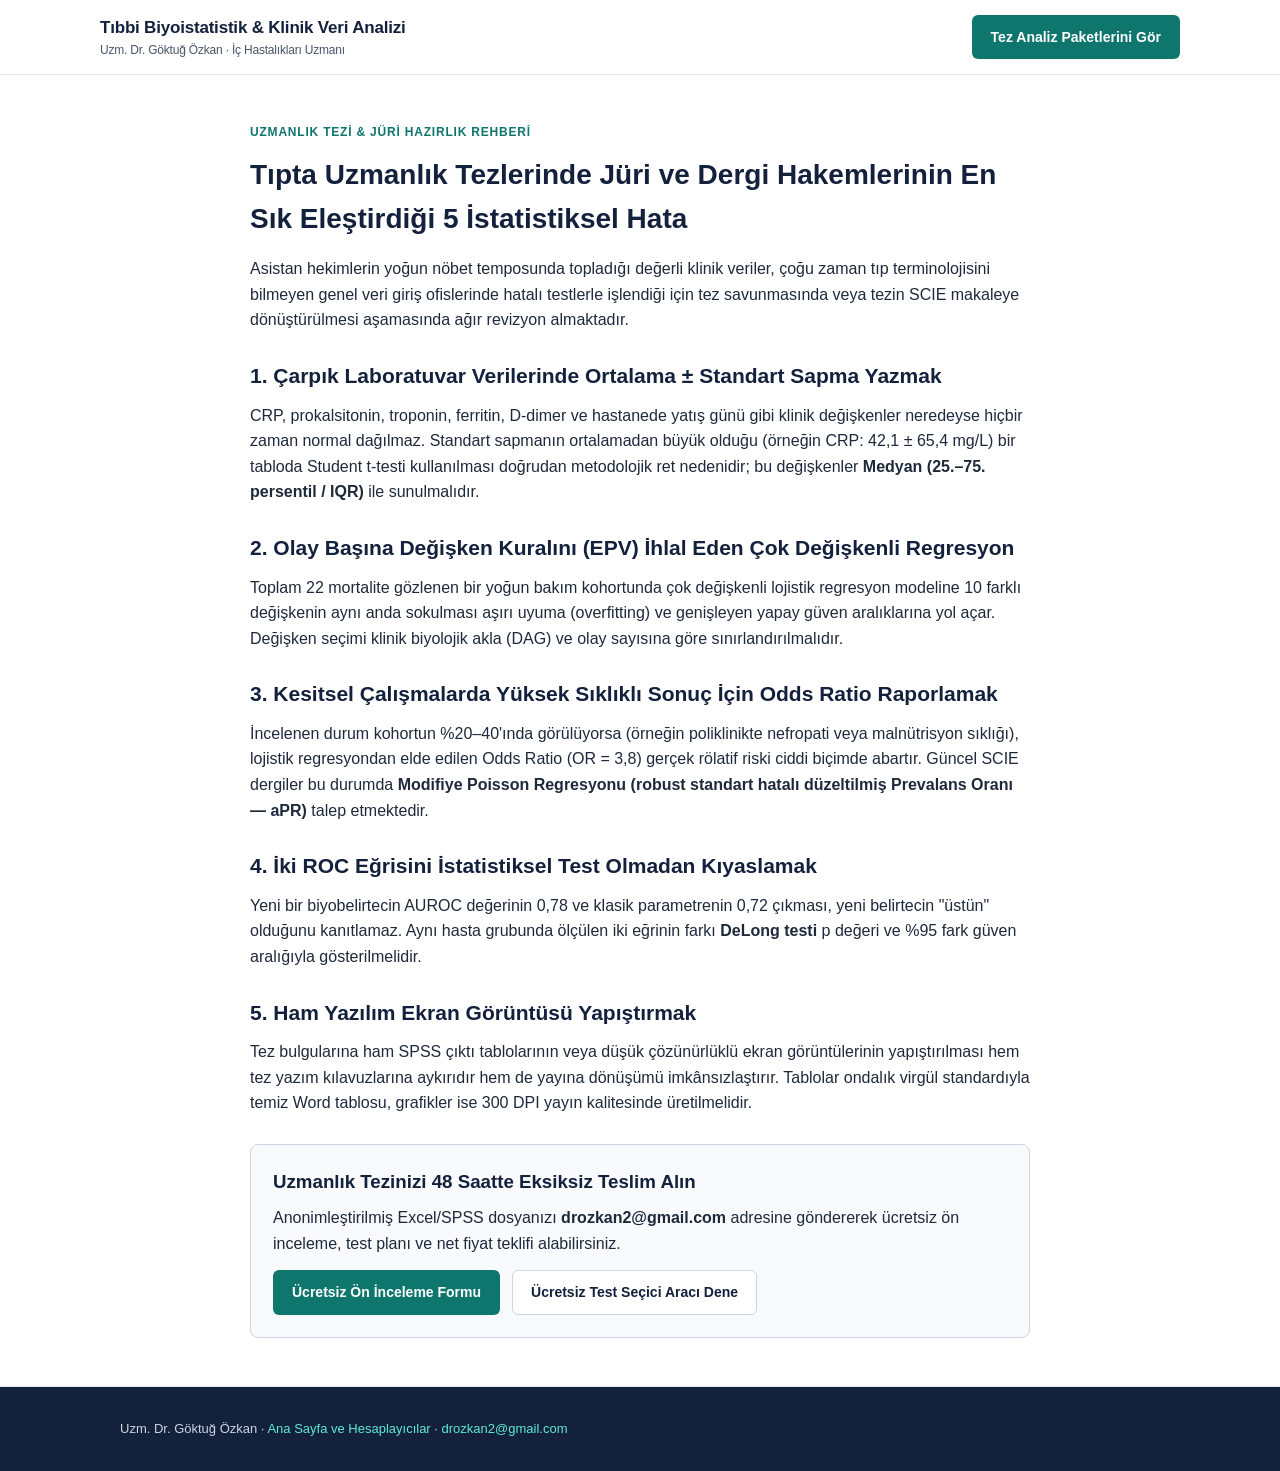
<file: uzmanlik-tezi-istatistik-analizi.html>
<!DOCTYPE html>
<html lang="tr">
<head>
  <meta charset="UTF-8" />
  <meta name="viewport" content="width=device-width, initial-scale=1.0" />
  <title>Tıpta Uzmanlık Tezi İstatistik Analizi ve Bulgular Yazımı Rehberi (2026)</title>
  <meta name="description" content="Tıpta uzmanlık tezlerinde en sık yapılan 5 istatistiksel hata, normal dağılım raporlaması, çok değişkenli regresyon, ROC eğrisi ve 48 saatte uzman hekim denetimli analiz." />
  <link rel="canonical" href="https://goktugozkanmd.github.io/tibbi-biyoistatistik/uzmanlik-tezi-istatistik-analizi.html" />
  <link rel="stylesheet" href="styles.css" />
</head>
<body>
  <header class="topbar">
    <div class="container topbar-inner">
      <a href="./" class="brand-title">
        Tıbbi Biyoistatistik &amp; Klinik Veri Analizi
        <span class="brand-sub">Uzm. Dr. Göktuğ Özkan · İç Hastalıkları Uzmanı</span>
      </a>
      <nav class="nav-links">
        <a href="./#paketler" class="btn btn-primary">Tez Analiz Paketlerini Gör</a>
      </nav>
    </div>
  </header>

  <main class="section">
    <div class="container article-body" style="max-width:820px;">
      <div class="kicker">Uzmanlık Tezi &amp; Jüri Hazırlık Rehberi</div>
      <h1 style="color:var(--navy); font-size:28px; margin-bottom:14px;">Tıpta Uzmanlık Tezlerinde Jüri ve Dergi Hakemlerinin En Sık Eleştirdiği 5 İstatistiksel Hata</h1>
      <p>Asistan hekimlerin yoğun nöbet temposunda topladığı değerli klinik veriler, çoğu zaman tıp terminolojisini bilmeyen genel veri giriş ofislerinde hatalı testlerle işlendiği için tez savunmasında veya tezin SCIE makaleye dönüştürülmesi aşamasında ağır revizyon almaktadır.</p>

      <h2>1. Çarpık Laboratuvar Verilerinde Ortalama ± Standart Sapma Yazmak</h2>
      <p>CRP, prokalsitonin, troponin, ferritin, D-dimer ve hastanede yatış günü gibi klinik değişkenler neredeyse hiçbir zaman normal dağılmaz. Standart sapmanın ortalamadan büyük olduğu (örneğin CRP: 42,1 ± 65,4 mg/L) bir tabloda Student t-testi kullanılması doğrudan metodolojik ret nedenidir; bu değişkenler <strong>Medyan (25.–75. persentil / IQR)</strong> ile sunulmalıdır.</p>

      <h2>2. Olay Başına Değişken Kuralını (EPV) İhlal Eden Çok Değişkenli Regresyon</h2>
      <p>Toplam 22 mortalite gözlenen bir yoğun bakım kohortunda çok değişkenli lojistik regresyon modeline 10 farklı değişkenin aynı anda sokulması aşırı uyuma (overfitting) ve genişleyen yapay güven aralıklarına yol açar. Değişken seçimi klinik biyolojik akla (DAG) ve olay sayısına göre sınırlandırılmalıdır.</p>

      <h2>3. Kesitsel Çalışmalarda Yüksek Sıklıklı Sonuç İçin Odds Ratio Raporlamak</h2>
      <p>İncelenen durum kohortun %20–40'ında görülüyorsa (örneğin poliklinikte nefropati veya malnütrisyon sıklığı), lojistik regresyondan elde edilen Odds Ratio (OR = 3,8) gerçek rölatif riski ciddi biçimde abartır. Güncel SCIE dergiler bu durumda <strong>Modifiye Poisson Regresyonu (robust standart hatalı düzeltilmiş Prevalans Oranı — aPR)</strong> talep etmektedir.</p>

      <h2>4. İki ROC Eğrisini İstatistiksel Test Olmadan Kıyaslamak</h2>
      <p>Yeni bir biyobelirtecin AUROC değerinin 0,78 ve klasik parametrenin 0,72 çıkması, yeni belirtecin "üstün" olduğunu kanıtlamaz. Aynı hasta grubunda ölçülen iki eğrinin farkı <strong>DeLong testi</strong> p değeri ve %95 fark güven aralığıyla gösterilmelidir.</p>

      <h2>5. Ham Yazılım Ekran Görüntüsü Yapıştırmak</h2>
      <p>Tez bulgularına ham SPSS çıktı tablolarının veya düşük çözünürlüklü ekran görüntülerinin yapıştırılması hem tez yazım kılavuzlarına aykırıdır hem de yayına dönüşümü imkânsızlaştırır. Tablolar ondalık virgül standardıyla temiz Word tablosu, grafikler ise 300 DPI yayın kalitesinde üretilmelidir.</p>

      <div class="card" style="margin-top:28px; background:var(--bg-alt);">
        <h3 style="color:var(--navy); margin-bottom:8px;">Uzmanlık Tezinizi 48 Saatte Eksiksiz Teslim Alın</h3>
        <p style="margin-bottom:14px;">Anonimleştirilmiş Excel/SPSS dosyanızı <strong>drozkan2@gmail.com</strong> adresine göndererek ücretsiz ön inceleme, test planı ve net fiyat teklifi alabilirsiniz.</p>
        <div style="display:flex; gap:12px; flex-wrap:wrap;">
          <a href="./#iletisim" class="btn btn-primary">Ücretsiz Ön İnceleme Formu</a>
          <a href="./#araclar" class="btn btn-outline">Ücretsiz Test Seçici Aracı Dene</a>
        </div>
      </div>
    </div>
  </main>

  <footer class="footer">
    <div class="container">
      Uzm. Dr. Göktuğ Özkan · <a href="./">Ana Sayfa ve Hesaplayıcılar</a> · <a href="mailto:drozkan2@gmail.com">drozkan2@gmail.com</a>
    </div>
  </footer>
</body>
</html>
</file>
<file: styles.css>
:root {
  --bg: #ffffff;
  --bg-alt: #f8fafc;
  --navy: #14213d;
  --teal: #0f766e;
  --teal-dark: #115e59;
  --teal-soft: #f0fdfa;
  --text: #1e293b;
  --muted: #475569;
  --border: #cbd5e1;
  --border-light: #e2e8f0;
}

* { box-sizing: border-box; margin: 0; padding: 0; }

body {
  font-family: -apple-system, BlinkMacSystemFont, "Segoe UI", Roboto, "Helvetica Neue", Arial, sans-serif;
  color: var(--text);
  background: var(--bg);
  line-height: 1.6;
  font-size: 16px;
}

.container {
  max-width: 1080px;
  margin: 0 auto;
  padding: 0 20px;
}

.topbar {
  border-bottom: 1px solid var(--border-light);
  background: var(--bg);
  position: sticky;
  top: 0;
  z-index: 20;
}

.topbar-inner {
  display: flex;
  justify-content: space-between;
  align-items: center;
  padding: 14px 0;
  gap: 16px;
  flex-wrap: wrap;
}

.brand-title {
  font-size: 17px;
  font-weight: 700;
  color: var(--navy);
  text-decoration: none;
  letter-spacing: -0.2px;
}

.brand-sub {
  display: block;
  font-size: 12px;
  color: var(--muted);
  font-weight: 500;
}

.nav-links {
  display: flex;
  gap: 20px;
  align-items: center;
  flex-wrap: wrap;
}

.nav-links a {
  color: var(--navy);
  text-decoration: none;
  font-size: 14px;
  font-weight: 600;
}

.nav-links a:hover { color: var(--teal); }

.btn {
  display: inline-block;
  padding: 10px 18px;
  border-radius: 6px;
  font-size: 14px;
  font-weight: 600;
  text-decoration: none;
  cursor: pointer;
  border: 1px solid transparent;
  transition: background 0.15s, border-color 0.15s;
}

.btn-primary {
  background: var(--teal);
  color: #ffffff !important;
}
.btn-primary:hover { background: var(--teal-dark); }

.btn-navy {
  background: var(--navy);
  color: #ffffff !important;
}
.btn-navy:hover { background: #0b1325; }

.btn-outline {
  background: #ffffff;
  color: var(--navy) !important;
  border-color: var(--border);
}
.btn-outline:hover { border-color: var(--navy); }

.hero {
  background: var(--bg-alt);
  border-bottom: 1px solid var(--border-light);
  padding: 48px 0 42px;
}

.kicker {
  font-size: 12px;
  font-weight: 700;
  text-transform: uppercase;
  letter-spacing: 0.8px;
  color: var(--teal);
  margin-bottom: 10px;
}

.hero h1 {
  font-size: 32px;
  line-height: 1.25;
  color: var(--navy);
  max-width: 820px;
  margin-bottom: 14px;
  letter-spacing: -0.4px;
}

.hero-lead {
  font-size: 17px;
  color: var(--muted);
  max-width: 780px;
  margin-bottom: 24px;
}

.credential-strip {
  display: flex;
  flex-wrap: wrap;
  gap: 12px 24px;
  padding-top: 18px;
  border-top: 1px solid var(--border-light);
  font-size: 13px;
  color: var(--navy);
  font-weight: 600;
}

.credential-strip a {
  color: var(--teal);
  text-decoration: none;
}
.credential-strip a:hover { text-decoration: underline; }

.section { padding: 48px 0; border-bottom: 1px solid var(--border-light); }
.section-alt { background: var(--bg-alt); }

.section-header { margin-bottom: 26px; }
.section-header h2 { font-size: 24px; color: var(--navy); margin-bottom: 6px; }
.section-header p { color: var(--muted); font-size: 15px; max-width: 740px; }

.tabs {
  display: flex;
  gap: 8px;
  flex-wrap: wrap;
  margin-bottom: 20px;
  border-bottom: 2px solid var(--border-light);
  padding-bottom: 10px;
}

.tab-btn {
  background: #ffffff;
  border: 1px solid var(--border);
  color: var(--navy);
  padding: 9px 16px;
  border-radius: 6px;
  font-size: 14px;
  font-weight: 600;
  cursor: pointer;
}
.tab-btn.active {
  background: var(--navy);
  color: #ffffff;
  border-color: var(--navy);
}

.tool-panel { display: none; }
.tool-panel.active { display: block; }

.calc-grid {
  display: grid;
  grid-template-columns: 1fr 1.15fr;
  gap: 24px;
  align-items: start;
}

@media (max-width: 820px) {
  .calc-grid { grid-template-columns: 1fr; }
  .hero h1 { font-size: 26px; }
}

.card {
  background: #ffffff;
  border: 1px solid var(--border);
  border-radius: 8px;
  padding: 22px;
}

.form-group { margin-bottom: 14px; }
.form-group label {
  display: block;
  font-size: 13px;
  font-weight: 600;
  color: var(--navy);
  margin-bottom: 5px;
}

.form-row {
  display: grid;
  grid-template-columns: 1fr 1fr;
  gap: 12px;
}

input[type="number"], input[type="text"], input[type="email"], select, textarea {
  width: 100%;
  padding: 9px 11px;
  border: 1px solid var(--border);
  border-radius: 5px;
  font-size: 14px;
  color: var(--text);
  background: #ffffff;
  font-family: inherit;
}

input:focus, select:focus, textarea:focus {
  outline: none;
  border-color: var(--teal);
}

.stat-boxes {
  display: grid;
  grid-template-columns: repeat(3, 1fr);
  gap: 10px;
  margin-bottom: 16px;
}

.stat-box {
  background: var(--teal-soft);
  border: 1px solid #99f6e4;
  border-radius: 6px;
  padding: 12px;
  text-align: center;
}

.stat-num {
  font-size: 24px;
  font-weight: 800;
  color: var(--teal-dark);
  line-height: 1.1;
}

.stat-lbl {
  font-size: 12px;
  color: var(--muted);
  margin-top: 4px;
  font-weight: 600;
}

.report-block {
  background: var(--bg-alt);
  border-left: 3px solid var(--teal);
  padding: 14px 16px;
  font-size: 14px;
  color: var(--text);
  margin-bottom: 12px;
  border-radius: 0 6px 6px 0;
}

.report-title {
  font-size: 12px;
  font-weight: 700;
  text-transform: uppercase;
  color: var(--navy);
  margin-bottom: 6px;
  display: flex;
  justify-content: space-between;
  align-items: center;
}

.copy-link {
  background: none;
  border: 1px solid var(--border);
  border-radius: 4px;
  padding: 3px 9px;
  font-size: 12px;
  font-weight: 600;
  color: var(--teal);
  cursor: pointer;
}
.copy-link:hover { border-color: var(--teal); }

.data-table {
  width: 100%;
  border-collapse: collapse;
  font-size: 14px;
  margin-top: 8px;
}
.data-table th, .data-table td {
  border-bottom: 1px solid var(--border-light);
  padding: 9px 10px;
  text-align: left;
}
.data-table th {
  background: var(--bg-alt);
  color: var(--navy);
  font-weight: 700;
  font-size: 13px;
}

.pricing-grid {
  display: grid;
  grid-template-columns: repeat(3, 1fr);
  gap: 20px;
}

@media (max-width: 860px) {
  .pricing-grid { grid-template-columns: 1fr; }
}

.price-card {
  background: #ffffff;
  border: 1px solid var(--border);
  border-radius: 8px;
  padding: 24px;
  display: flex;
  flex-direction: column;
  justify-content: space-between;
}

.price-card.featured {
  border: 2px solid var(--teal);
}

.price-tag {
  font-size: 26px;
  font-weight: 800;
  color: var(--navy);
  margin: 10px 0 14px;
}
.price-tag span { font-size: 13px; font-weight: 500; color: var(--muted); }

.clean-list {
  list-style: none;
  margin-bottom: 20px;
}
.clean-list li {
  font-size: 14px;
  padding: 5px 0 5px 18px;
  position: relative;
  color: var(--text);
}
.clean-list li::before {
  content: "•";
  position: absolute;
  left: 2px;
  color: var(--teal);
  font-weight: 700;
}

.faq-item {
  border-bottom: 1px solid var(--border-light);
  padding: 16px 0;
}
.faq-item h3 {
  font-size: 16px;
  color: var(--navy);
  margin-bottom: 6px;
}
.faq-item p {
  font-size: 14px;
  color: var(--muted);
}

.article-body h2 {
  font-size: 21px;
  color: var(--navy);
  margin: 26px 0 10px;
}
.article-body p {
  margin-bottom: 14px;
  color: var(--text);
}

.footer {
  padding: 32px 0;
  background: var(--navy);
  color: #cbd5e1;
  font-size: 13px;
}
.footer a { color: #5eead4; text-decoration: none; }
.footer a:hover { text-decoration: underline; }
.hidden { display: none !important; }
</file>
